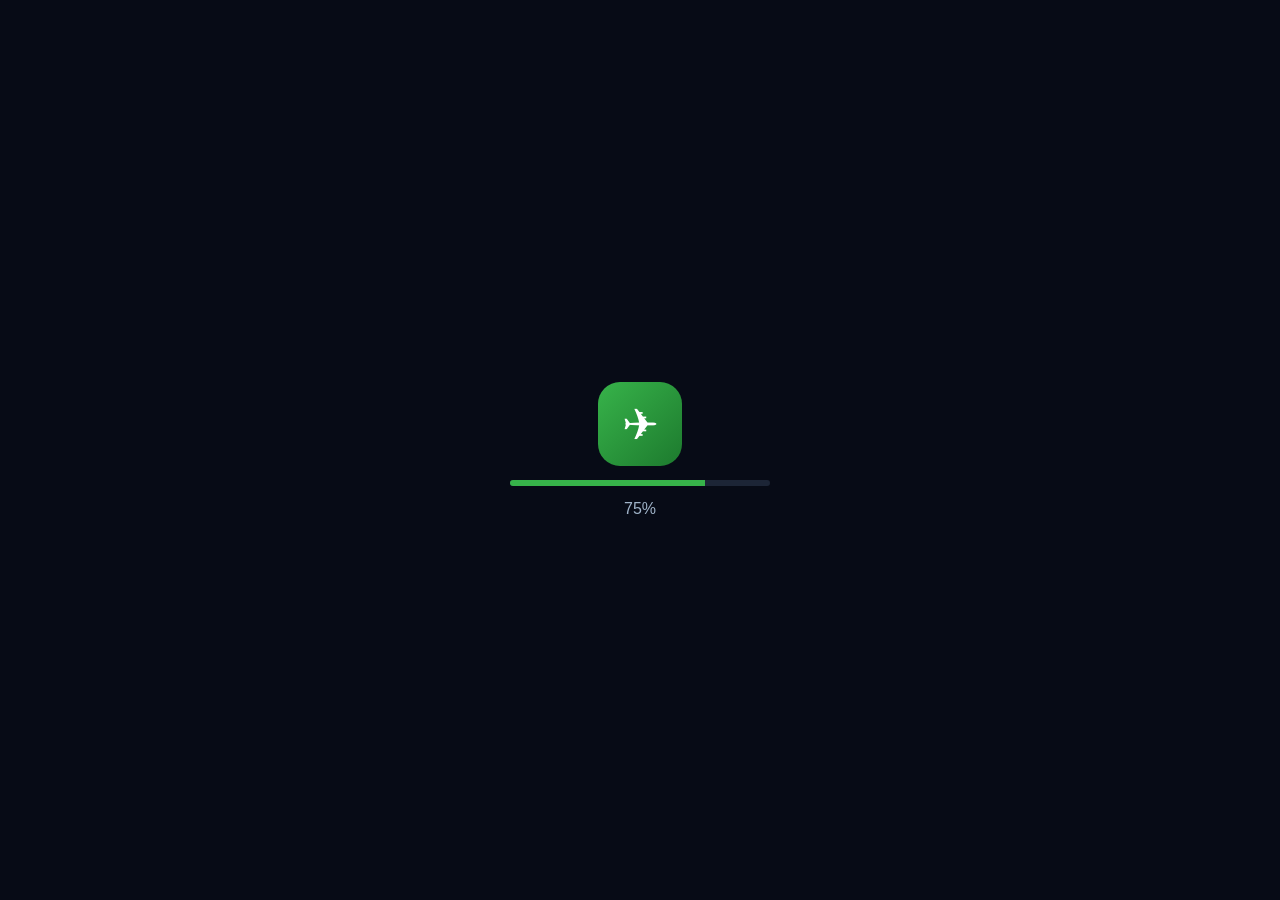
<file: airdroid-web-clone/index.html>
<!DOCTYPE html>
<html lang="id">
<head>
<meta charset="utf-8"/>
<meta name="viewport" content="width=device-width,initial-scale=1"/>
<title>AirDroid Web | Manage your phone on web</title>
<link rel="stylesheet" href="style.css?v=3"/>
</head>
<body class="auth-bg">
<div id="block-loading"><div class="airdroid"></div><div class="block-loading-area"><div class="block-loading-bar" id="boot-bar"></div></div><div class="block-loading-text" id="boot-text">0%</div></div>
<div id="desktop" class="hidden">
<div id="wallpaper"><div class="orb o1"></div><div class="orb o2"></div><div class="orb o3"></div><div class="stars"></div><div id="wall-grid"></div><div id="wall-wave"></div><div id="wall-vig"></div></div>
<div id="topbar"><span class="tb-l">📱 <b id="tb-name">Belum ada perangkat</b></span><input id="search" placeholder="Search"/><span class="tb-r"><span id="tb-conn" class="pill off">● offline</span><a id="btn-dev">Perangkat</a></span></div>
<div id="icons"></div>
<div id="dock"></div>
<div id="dev-panel" class="hidden"><div class="dev-head"><b>Perangkat di jaringan ini</b><span id="dev-x">✕</span></div><div id="dev-list"></div><div class="dev-foot"><p>Buka di HP (satu WiFi):</p><code id="dev-url"></code><p class="hint">Tanpa aplikasi — HP cukup buka link, isi nama, tekan Hubungkan.</p><button class="btn ghost" id="btn-sim">Simulasi HP masuk</button></div></div>
<div id="win" class="hidden"><div id="win-bar"><div class="win-btns"><i class="r"></i><i class="y"></i><i class="g"></i></div><span id="win-title">Files</span><span id="win-x">✕</span></div><div id="win-body"></div></div>
<div id="toast"></div>
</div>
<script src="app.js?v=3"></script>
</body>
</html>
</file>
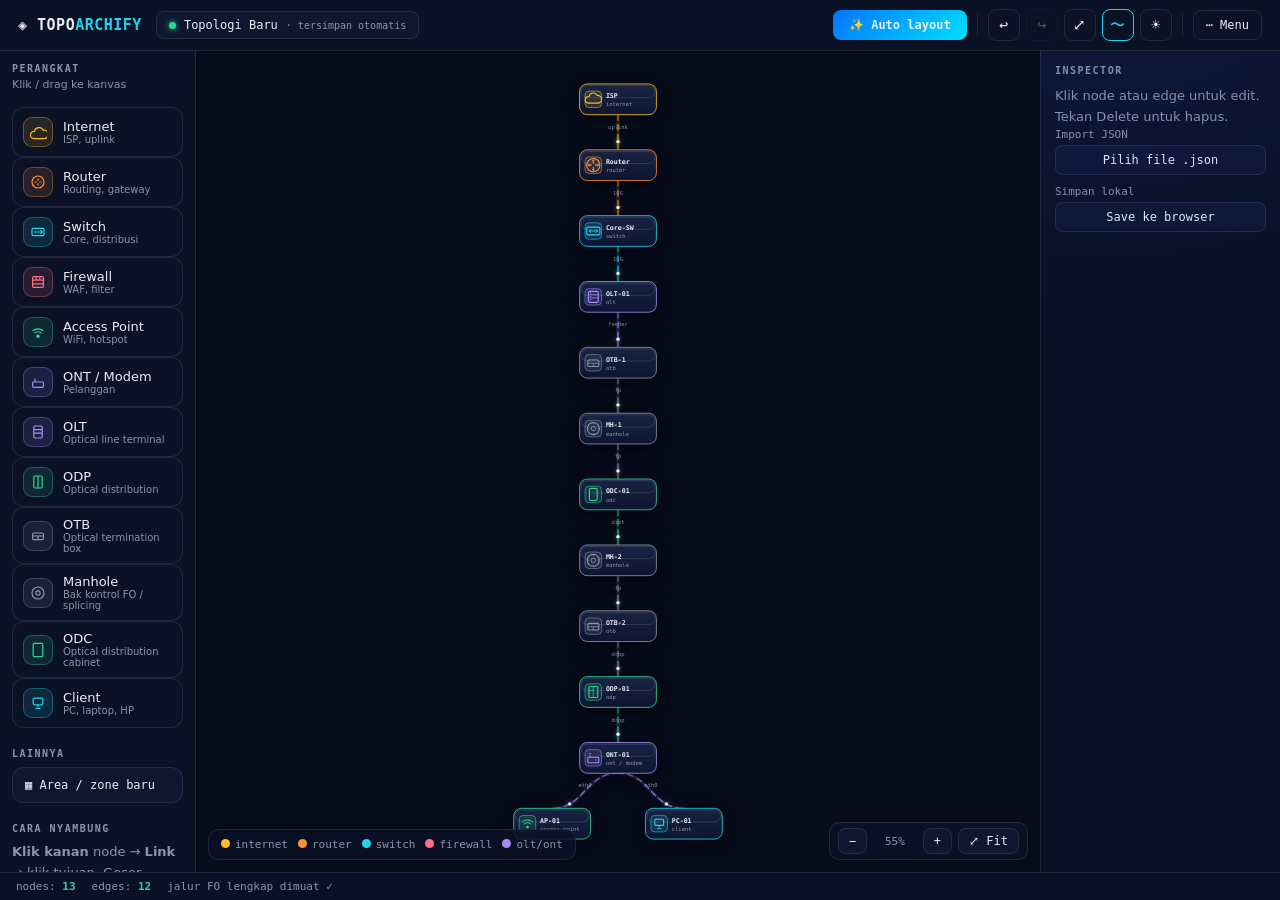
<file: topo-archify/index.html>
<!DOCTYPE html>
<html lang="id">
<head>
<meta charset="UTF-8">
<meta name="viewport" content="width=device-width, initial-scale=1.0">
<title>Topo Archify — Editor Topologi</title>
<style>
:root{
  --bg:#070b1a; --panel:#0b1226; --panel2:#0e1630;
  --line:rgba(255,255,255,.09); --txt:#e8ecf5; --mut:#8b94ad;
  --cyan:#22d3ee; --green:#34d399; --violet:#a78bfa;
  --rose:#fb7185; --amber:#fbbf24; --orange:#fb923c;
  --mono:"JetBrains Mono","Cascadia Code",Consolas,monospace;
  --sans:"Plus Jakarta Sans",system-ui,sans-serif;
}
*{box-sizing:border-box;margin:0;padding:0}
html{-webkit-font-smoothing:antialiased;text-rendering:optimizeLegibility}
body{background:var(--bg);color:var(--txt);font-family:var(--sans);height:100vh;display:flex;flex-direction:column;overflow:hidden}
#cv{width:100%;height:100%;display:block;touch-action:none;shape-rendering:geometricPrecision}
body::before{content:"";position:fixed;inset:0;pointer-events:none;
  background:radial-gradient(600px 400px at 85% -5%,rgba(43,78,255,.12),transparent)}
/* SB Admin 2 light theme */
body.light{--bg:#eef1f6;--panel:#f4f6fa;--panel2:#f4f6fa;--line:#d8dce6;--txt:#5a5c69;--mut:#858796;--cyan:#4e73df;background:#eef1f6}
body.light header,body.light #palette,body.light footer{background:#f4f6fa!important}
body.light #stage{background:#eef1f6}
body.light #insp{background:#f4f6fa}
body.light .docname{background:#e9edf3;color:#5a5c69}
body.light .f input,body.light .f select{background:#e9edf3;color:#5a5c69;border-color:#d1d3e2}
header{display:flex;align-items:center;gap:14px;padding:9px 18px;border-bottom:1px solid var(--line);background:#0b1226;z-index:10}
.logo{font-family:var(--mono);font-weight:800;font-size:15px;letter-spacing:.5px;white-space:nowrap}
.logo b{color:var(--cyan)}
.docname{display:flex;align-items:center;gap:8px;font-family:var(--mono);font-size:12px;color:var(--txt);background:var(--panel2);border:1px solid var(--line);border-radius:8px;padding:6px 12px;cursor:pointer}
.docname:hover{border-color:var(--cyan)}
.docname .dot{width:7px;height:7px;border-radius:50%;background:var(--green);box-shadow:0 0 6px var(--green)}
.docname small{color:var(--mut)}
.hbtns{margin-left:auto;display:flex;gap:6px;align-items:center}
.ibtn{width:32px;height:32px;display:grid;place-items:center;font-size:15px;padding:0;border-radius:8px}
.ibtn:disabled{opacity:.3;cursor:default}
.ibtn:disabled:hover{border-color:var(--line)}
.ibtn.on{border-color:var(--cyan);color:var(--cyan)}
.divider{width:1px;height:22px;background:var(--line);margin:0 4px}
button{font-family:var(--mono);font-size:12px;background:var(--panel2);color:var(--txt);border:1px solid var(--line);border-radius:8px;padding:7px 12px;cursor:pointer;transition:transform .15s,border-color .15s,background .15s}
button:hover{border-color:var(--cyan)}
button:active{transform:scale(.96)}
button.primary{background:linear-gradient(135deg,#0075ff,#00e0ff);border:none;font-weight:700;padding:8px 16px}
button.ghost{background:transparent}
.menuwrap{position:relative}
.menu{position:absolute;right:0;top:38px;background:#0e1630;border:1px solid var(--line);border-radius:12px;padding:5px;min-width:190px;box-shadow:0 12px 40px rgba(0,0,0,.55);display:none;z-index:50}
.menu.open{display:block}
.menu button{display:block;width:100%;text-align:left;border:none;background:none;padding:9px 12px;border-radius:7px}
.menu button:hover{background:rgba(34,211,238,.12)}
.menu .mlabel{font-family:var(--mono);font-size:10px;letter-spacing:1px;color:var(--mut);text-transform:uppercase;padding:7px 12px 3px}
button.primary{background:linear-gradient(135deg,#0075ff,#00e0ff);border:none;font-weight:700}
button:focus-visible{outline:2px solid var(--cyan);outline-offset:2px}
/* layout */
#main{flex:1;display:flex;min-height:0}
/* palette */
  #palette{width:196px;border-right:1px solid var(--line);background:#0b1226;padding:12px;display:flex;flex-direction:column;gap:8px;overflow:auto}
#palette h3{font-family:var(--mono);font-size:10px;letter-spacing:1.5px;color:var(--mut);text-transform:uppercase}
.phint{font-size:11px;color:var(--mut);margin:-4px 0 8px}
.shape{display:flex;align-items:center;gap:10px;padding:9px 10px;border:1px solid var(--line);border-radius:12px;background:var(--panel);cursor:grab;font-size:13px;transition:transform .15s,border-color .15s,background .15s}
.shape:hover{border-color:var(--cyan);transform:translateY(-1px);background:#14204a}
.shape:active{cursor:grabbing;transform:scale(.98)}
.shape small{display:block;font-size:10px;color:var(--mut);font-weight:400}
.shape .ic{width:30px;height:30px;border-radius:9px;display:grid;place-items:center;font-weight:800;font-size:14px;flex:none}
.widebtn{width:100%;text-align:left;padding:10px 12px;border-radius:12px}
/* canvas */
  #stage{flex:1;position:relative;overflow:hidden;background:#070b1a}
#cv{width:100%;height:100%;display:block;touch-action:none}
#cv.grabbing{cursor:grabbing}
/* inspector */
#insp{width:240px;border-left:1px solid var(--line);background:rgba(11,18,38,.85);padding:14px;overflow:auto}
#insp h3{font-family:var(--mono);font-size:10px;letter-spacing:1.5px;color:var(--mut);text-transform:uppercase;margin-bottom:10px}
.f{margin-bottom:10px}
.f label{display:block;font-family:var(--mono);font-size:11px;color:var(--mut);margin-bottom:4px}
.f input,.f select{width:100%;background:var(--panel2);border:1px solid var(--line);color:var(--txt);border-radius:8px;padding:8px;font-family:var(--mono);font-size:12px}
.f input:focus,.f select:focus{outline:2px solid var(--cyan);border-color:transparent}
.empty{color:var(--mut);font-size:13px;line-height:1.6}
/* legend */
#legend{position:absolute;left:12px;bottom:12px;display:flex;gap:10px;background:rgba(11,18,38,.85);border:1px solid var(--line);border-radius:10px;padding:8px 12px;font-family:var(--mono);font-size:11px;color:var(--mut)}
#legend i{width:9px;height:9px;border-radius:50%;display:inline-block;margin-right:5px}
/* statusbar */
footer{display:flex;gap:16px;padding:7px 16px;border-top:1px solid var(--line);font-family:var(--mono);font-size:11px;color:var(--mut);background:rgba(11,18,38,.9)}
footer b{color:var(--green)}
/* node styles in svg */
.node{cursor:grab}
.node rect.body{fill:#101a36;stroke-width:1.5}
.node text{font-family:var(--mono);pointer-events:none}
.node .t{fill:#e8ecf5;font-size:12px;font-weight:700}
.node .s{fill:#8b94ad;font-size:10px}
.node.sel rect.body{stroke:var(--cyan)!important;stroke-dasharray:6 3}
.edge{stroke-width:2.2;fill:none;stroke-linecap:round}
.edge.flow{stroke-dasharray:10 8;animation:flow .7s linear infinite}
.edge-glow{stroke-width:6;fill:none;stroke-linecap:round;opacity:.18;pointer-events:none}
@keyframes flow{to{stroke-dashoffset:-18}}
.node{cursor:grab;will-change:transform;transition:filter .15s}
.node:hover{filter:brightness(1.25)}
.node rect.body{fill:url(#nodeGrad);stroke-width:1.5;filter:drop-shadow(0 6px 18px rgba(0,0,0,.55))}
.node rect.hi{fill:none;stroke:rgba(255,255,255,.22);stroke-width:1;pointer-events:none}
.node text{font-family:var(--mono);pointer-events:none}
.flowdot{pointer-events:none;filter:drop-shadow(0 0 5px currentColor)}
/* area / zone */
.area{cursor:grab}
.area rect.box{fill:rgba(34,211,238,.05);stroke-width:1.5;stroke-dasharray:10 6}
.area text.h{font-family:var(--mono);font-weight:800;fill:#e8ecf5;pointer-events:none;paint-order:stroke;stroke:rgba(7,11,26,.85);stroke-width:4px}
body.light .area text.h{fill:#4e73df;stroke:rgba(255,255,255,.9)}
body.light .area rect.box{fill:rgba(78,115,223,.06)}
.area .rz{fill:#0b1226;stroke:var(--cyan);stroke-width:2;cursor:nwse-resize}
.area.sel rect.box{stroke:var(--cyan)}
@media(prefers-reduced-motion:reduce){.edge.flow{animation:none}.flowdot{display:none}}
.edge-lbl{font-family:var(--mono);font-size:10px;fill:#8b94ad}
.port{fill:#0b1226;stroke:#8b94ad;stroke-width:1.5;cursor:crosshair}
.port:hover{fill:var(--cyan)}
/* zoombar */
#zoombar{position:absolute;right:12px;bottom:12px;display:flex;gap:6px;align-items:center;background:rgba(11,18,38,.9);border:1px solid var(--line);border-radius:10px;padding:5px 8px;font-family:var(--mono);font-size:11px;color:var(--mut)}
#zoombar button{padding:5px 10px}
#zLbl{min-width:44px;text-align:center}
@media(max-width:900px){#palette{display:none}#insp{width:200px}}
/* dropdown klik kanan */
#ctxmenu{position:fixed;z-index:99;display:none;background:#0e1630;border:1px solid var(--line);border-radius:10px;padding:5px;min-width:150px;box-shadow:0 8px 30px rgba(0,0,0,.5)}
#ctxmenu button{display:block;width:100%;text-align:left;border:none;background:none;padding:9px 12px;border-radius:7px}
#ctxmenu button:hover{background:rgba(34,211,238,.15)}
#ctxmenu button.danger:hover{background:rgba(251,113,133,.15);color:#fb7185}
.armed{outline:2px dashed var(--cyan);outline-offset:3px}
</style>
</head>
<body>
<header>
  <div class="logo">◈ TOPO<b>ARCHIFY</b></div>
  <div class="docname" id="docname" title="Klik untuk rename"><span class="dot"></span><span id="docTitle">Topologi Baru</span><small>· tersimpan otomatis</small></div>
  <div class="hbtns">
    <button class="primary" id="bLayout">✨ Auto layout</button>
    <div class="divider"></div>
    <button class="ibtn ghost" id="bUndo" disabled title="Undo (Ctrl+Z)">↩</button>
    <button class="ibtn ghost" id="bRedo" disabled title="Redo (Ctrl+Y)">↪</button>
    <button class="ibtn ghost" id="zFit" title="Fit ke layar">⤢</button>
    <button class="ibtn ghost on" id="bFlow" title="Animasi aliran data">〜</button>
    <button class="ibtn ghost" id="bTheme" title="Mode terang/gelap">☀</button>
    <div class="divider"></div>
    <div class="menuwrap">
      <button class="ghost" id="bMore">⋯ Menu</button>
      <div class="menu" id="menu">
        <div class="mlabel">Tambah</div>
        <button id="bArea">▦ Area baru</button>
        <button id="bMany">＋ 50 node contoh</button>
        <div class="mlabel">File</div>
        <button id="bJson">↓ Export JSON</button>
        <button id="bSvg">↓ Export SVG</button>
        <button id="bPng">↓ Export PNG</button>
        <button id="bClear" style="color:var(--rose)">✕ Hapus semua</button>
      </div>
    </div>
  </div>
</header>
<div id="main">
  <aside id="palette">
    <h3>Perangkat</h3>
    <p class="phint">Klik / drag ke kanvas</p>
    <div id="shapes"></div>
    <h3 style="margin-top:12px">Lainnya</h3>
    <button class="widebtn" id="bArea2">▦ Area / zone baru</button>
    <h3 style="margin-top:12px">Cara nyambung</h3>
    <p class="empty"><b>Klik kanan</b> node → <b>Link</b> → klik tujuan. Geser kanvas: klik kiri area kosong.</p>
  </aside>
  <div id="stage">
    <svg id="cv" aria-label="Kanvas topologi"></svg>
    <div id="zoombar">
      <button id="zOut">−</button><span id="zLbl">100%</span><button id="zIn">+</button>
      <button id="zFit">⤢ Fit</button>
    </div>
    <div id="ctxmenu">
      <button id="ctxLink">🔗 Link…</button>
      <button id="ctxDup">⧉ Duplikat</button>
      <button id="ctxDel" class="danger">✕ Hapus</button>
    </div>
    <div id="legend">
      <span><i style="background:#fbbf24"></i>internet</span>
      <span><i style="background:#fb923c"></i>router</span>
      <span><i style="background:#22d3ee"></i>switch</span>
      <span><i style="background:#fb7185"></i>firewall</span>
      <span><i style="background:#a78bfa"></i>olt/ont</span>
    </div>
  </div>
  <aside id="insp">
    <h3>Inspector</h3>
    <div id="inspBody"><p class="empty">Klik node atau edge untuk edit label, tipe, dan warna. Tekan Delete untuk hapus yang dipilih.</p></div>
  </aside>
</div>
<footer>
  <span>nodes: <b id="stN">0</b></span>
  <span>edges: <b id="stE">0</b></span>
  <span id="stMsg">ready — drag shape dari kiri</span>
</footer>
<input type="file" id="fImport" accept=".json" hidden>
<script>
const ICONS={
 internet:'<path d="M8,26 a6,6 0 0,1 1,-12 a8,8 0 0,1 15,-2 a7,7 0 0,1 2,14 Z"/>',
 router:'<circle cx="15" cy="15" r="10"/><path d="M15,9 v4 M15,17 v4 M9,15 h4 M17,15 h4"/>',
 switch:'<rect x="5" y="9" width="20" height="12" rx="2"/><path d="M8,15 h14 M19,12 l3,3 -3,3"/>',
 firewall:'<rect x="6" y="6" width="18" height="18" rx="2"/><path d="M6,12 h18 M6,18 h18 M12,6 v6 M18,6 v6"/>',
 accesspoint:'<circle cx="15" cy="22" r="2" fill="C"/><path d="M9,17 a9,9 0 0,1 12,0 M6,13 a14,14 0 0,1 18,0"/>',
 ont:'<rect x="6" y="15" width="18" height="9" rx="2"/><path d="M10,15 v-5"/>',
 olt:'<rect x="8" y="5" width="14" height="20" rx="2"/><path d="M8,11 h14 M8,17 h14"/>',
 odp:'<rect x="8" y="5" width="14" height="20" rx="2"/><path d="M15,5 v20"/>',
 otb:'<rect x="6" y="10" width="18" height="11" rx="2"/><path d="M6,15 h18 M15,15 v7"/>',
  odc:'<rect x="7" y="4" width="16" height="22" rx="2"/>',
 manhole:'<circle cx="15" cy="15" r="10"/><circle cx="15" cy="15" r="3.5"/>',
 client:'<rect x="7" y="7" width="16" height="11" rx="2"/><path d="M15,18 v4 M11,24 h8"/>'};
const TYPES={
 internet:{label:"Internet",desc:"ISP, uplink",c:"#fbbf24",shape:"box"},
 router:{label:"Router",desc:"Routing, gateway",c:"#fb923c",shape:"box"},
 switch:{label:"Switch",desc:"Core, distribusi",c:"#22d3ee",shape:"box"},
 firewall:{label:"Firewall",desc:"WAF, filter",c:"#fb7185",shape:"box"},
 accesspoint:{label:"Access Point",desc:"WiFi, hotspot",c:"#34d399",shape:"box"},
 ont:{label:"ONT / Modem",desc:"Pelanggan",c:"#a78bfa",shape:"box"},
 olt:{label:"OLT",desc:"Optical line terminal",c:"#a78bfa",shape:"box"},
 odp:{label:"ODP",desc:"Optical distribution",c:"#34d399",shape:"box"},
 otb:{label:"OTB",desc:"Optical termination box",c:"#8b94ad",shape:"box"},
 manhole:{label:"Manhole",desc:"Bak kontrol FO / splicing",c:"#8b94ad",shape:"box"},
  odc:{label:"ODC",desc:"Optical distribution cabinet",c:"#34d399",shape:"box"},
 client:{label:"Client",desc:"PC, laptop, HP",c:"#22d3ee",shape:"box"}};
let nodes=[],edges=[],seq=1,sel=null;
let areas=[],areaSeq=1;
// undo/redo: snapshot JSON tiap aksi
let undoStack=[],redoStack=[];
function snap(){return JSON.stringify({nodes,edges,areas,seq,areaSeq});}
function pushUndo(){undoStack.push(snap());if(undoStack.length>100)undoStack.shift();redoStack=[];updateUR();}
function doUndo(){if(!undoStack.length)return;redoStack.push(snap());
  const d=JSON.parse(undoStack.pop());nodes=d.nodes;edges=d.edges;areas=d.areas||[];seq=d.seq;areaSeq=d.areaSeq||1;syncIds();sel=null;pendingLink=null;render();updateUR();msg("undo ✓");}
function doRedo(){if(!redoStack.length)return;undoStack.push(snap());
  const d=JSON.parse(redoStack.pop());nodes=d.nodes;edges=d.edges;areas=d.areas||[];seq=d.seq;areaSeq=d.areaSeq||1;syncIds();sel=null;pendingLink=null;render();updateUR();msg("redo ✓");}
function updateUR(){document.getElementById("bUndo").disabled=!undoStack.length;document.getElementById("bRedo").disabled=!redoStack.length;}
const nodesById={};
function syncIds(){for(const k in nodesById)delete nodesById[k];nodes.forEach(n=>nodesById[n.id]=n);}
const cv=document.getElementById("cv"),NS="http://www.w3.org/2000/svg";
const stageEl=document.getElementById("stage");
// kamera: pan + zoom, viewBox dikontrol manual
let cam={x:0,y:0,z:1};
const W=()=>stageEl.clientWidth||800,H=()=>stageEl.clientHeight||600;
function applyCam(){cv.setAttribute("viewBox",`${cam.x} ${cam.y} ${W()/cam.z} ${H()/cam.z}`);
  document.getElementById("zLbl").textContent=Math.round(cam.z*100)+"%";}
function fitView(pad=60){
  if(!nodes.length){cam={x:0,y:0,z:1};applyCam();return;}
  let x0=1e9,y0=1e9,x1=-1e9,y1=-1e9;
  nodes.forEach(n=>{x0=Math.min(x0,n.x);y0=Math.min(y0,n.y);x1=Math.max(x1,n.x+140);y1=Math.max(y1,n.y+56);});
  const bw=(x1-x0)+pad*2,bh=(y1-y0)+pad*2;
  const w=W(),h=H();
  const tz=Math.min(w/Math.max(bw,1),h/Math.max(bh,1),2);
  const tx=(x0+x1)/2-(w/tz)/2, ty=(y0+y1)/2-(h/tz)/2;
  // animasi kamera 300ms biar smooth
  const sx=cam.x,sy=cam.y,sz=cam.z,t0=performance.now();
  cancelAnimationFrame(fitView._raf);
  const anim=t=>{
    const k=Math.min(1,(t-t0)/300),e=1-Math.pow(1-k,3);
    cam.x=sx+(tx-sx)*e;cam.y=sy+(ty-sy)*e;cam.z=sz+(tz-sz)*e;
    applyCam();
    if(k<1)fitView._raf=requestAnimationFrame(anim);
  };
  fitView._raf=requestAnimationFrame(anim);}
// palette
const sh=document.getElementById("shapes");
Object.entries(TYPES).forEach(([k,v])=>{
  const d=document.createElement("div");d.className="shape";d.draggable=true;
  const svg=`<svg width="18" height="18" viewBox="0 0 30 30" fill="none" stroke="${v.c}" stroke-width="2">${(ICONS[k]||"").replaceAll("C",v.c)}</svg>`;
  d.innerHTML=`<span class="ic" style="background:${v.c}1f;border:1px solid ${v.c}55">${svg}</span><span>${v.label}<small>${v.desc}</small></span>`;
  d.ondragstart=e=>e.dataTransfer.setData("text/plain",k);
  sh.appendChild(d);
});
document.getElementById("bArea2").onclick=()=>document.getElementById("bArea").click();
const stage=document.getElementById("stage");
stage.ondragover=e=>e.preventDefault();
stage.ondrop=e=>{e.preventDefault();const t=e.dataTransfer.getData("text/plain");if(!TYPES[t])return;
  const r=cv.getBoundingClientRect();
  const wx=cam.x+(e.clientX-r.left)/cam.z, wy=cam.y+(e.clientY-r.top)/cam.z;
  addNode(t,wx-70,wy-28);};
// pan: drag kanvas kosong pakai klik kiri + zoom: ctrl+scroll / tombol
let panning=null;
cv.addEventListener("pointerdown",e=>{
  if(e.target!==cv||e.button!==0)return;
  panning={sx:e.clientX,sy:e.clientY,ox:cam.x,oy:cam.y};
  try{cv.setPointerCapture(e.pointerId);}catch{}
});
cv.addEventListener("contextmenu",e=>{if(e.target===cv)e.preventDefault();});
cv.addEventListener("pointermove",e=>{
  if(!panning)return;
  cam.x=panning.ox-(e.clientX-panning.sx)/cam.z;
  cam.y=panning.oy-(e.clientY-panning.sy)/cam.z;
  applyCam();
});
cv.addEventListener("pointerup",()=>panning=null);
cv.addEventListener("pointercancel",()=>panning=null);
let wheelRaf=0,wheelTarget=1;
cv.addEventListener("wheel",e=>{
  e.preventDefault();
  wheelTarget=Math.min(4,Math.max(.15,wheelTarget*(e.deltaY<0?1.15:1/1.15)));
  if(wheelRaf)return;
  const r=cv.getBoundingClientRect();
  const cx=e.clientX-r.left,cy=e.clientY-r.top;
  const tick=()=>{
    wheelRaf=0;
    const mx=cam.x+cx/cam.z, my=cam.y+cy/cam.z;
    cam.z+=(wheelTarget-cam.z)*.25;
    if(Math.abs(wheelTarget-cam.z)<.001)cam.z=wheelTarget;
    else wheelRaf=requestAnimationFrame(tick);
    cam.x=mx-cx/cam.z; cam.y=my-cy/cam.z;
    applyCam();
  };
  wheelRaf=requestAnimationFrame(tick);
},{passive:false});
document.getElementById("zIn").onclick=()=>{cam.z=Math.min(3,cam.z*1.2);applyCam();};
document.getElementById("zOut").onclick=()=>{cam.z=Math.max(.2,cam.z/1.2);applyCam();};
document.querySelectorAll("#zFit").forEach(b=>b.onclick=()=>fitView());
function addNode(type,x,y,label){
  pushUndo();
  const n={id:"n"+(seq++),type,x,y,label:label||TYPES[type].label+" "+(seq-1),sub:TYPES[type].label.toLowerCase()};
  nodes.push(n);nodesById[n.id]=n;render();return n;}
function addEdge(a,b,label){pushUndo();edges.push({id:"e"+Date.now()+Math.floor(Math.random()*99),a,b,label:label||""});render();}
function delNode(id){pushUndo();nodes=nodes.filter(x=>x.id!==id);delete nodesById[id];edges=edges.filter(x=>x.a!==id&&x.b!==id);sel=null;render();}
function resetAll(){pushUndo();nodes=[];edges=[];areas=[];for(const k in nodesById)delete nodesById[k];sel=null;pendingLink=null;render();}
function loadData(d){pushUndo();nodes=d.nodes||[];edges=d.edges||[];areas=d.areas||[];syncIds();seq=nodes.length+1;areaSeq=(d.areaSeq||areas.length+1);fitView();}
function el(tag,at){const e=document.createElementNS(NS,tag);for(const k in at)e.setAttribute(k,at[k]);return e;}
function nodeIcon(g,type,c){
  // ikon standar topologi, digambar di kotak 30x30 posisi (10,13)
  const X=10,Y=13;
  const s=(t,at)=>{const e=el(t,at);g.appendChild(e);return e;};
  if(type==="router"){ // lingkaran + 4 panah
    s("circle",{cx:X+15,cy:Y+15,r:12,fill:"none",stroke:c,"stroke-width":2});
    s("path",{d:`M${X+15},${Y+6} v6 M${X+15},${Y+18} v6 M${X+6},${Y+15} h6 M${X+18},${Y+15} h6`,stroke:c,"stroke-width":2,fill:"none"});
    s("path",{d:`M${X+13},${Y+8} l2,-3 2,3 M${X+13},${Y+22} l2,3 2,-3 M${X+8},${Y+13} l-3,2 3,2 M${X+22},${Y+13} l3,2 -3,2`,stroke:c,"stroke-width":1.6,fill:"none"});
  }else if(type==="switch"){ // kotak + panah bolak-balik
    s("rect",{x:X+3,y:Y+8,width:24,height:14,rx:2,fill:"none",stroke:c,"stroke-width":2});
    s("path",{d:`M${X+7},${Y+15} h16 M${X+19},${Y+12} l4,3 -4,3 M${X+11},${Y+12} l-4,3 4,3`,stroke:c,"stroke-width":1.6,fill:"none"});
  }else if(type==="firewall"){ // tembok bata
    s("rect",{x:X+4,y:Y+6,width:22,height:18,rx:2,fill:"none",stroke:c,"stroke-width":2});
    s("path",{d:`M${X+4},${Y+12} h22 M${X+4},${Y+18} h22 M${X+11},${Y+6} v6 M${X+19},${Y+6} v6 M${X+15},${Y+12} v6 M${X+7},${Y+18} v6 M${X+23},${Y+18} v6`,stroke:c,"stroke-width":1.2});
  }else if(type==="accesspoint"){ // titik + gelombang
    s("circle",{cx:X+15,cy:Y+21,r:2.5,fill:c});
    s("path",{d:`M${X+8},${Y+16} a10,10 0 0,1 14,0 M${X+5},${Y+12} a15,15 0 0,1 20,0`,stroke:c,"stroke-width":1.8,fill:"none"});
  }else if(type==="internet"){ // awan
    s("path",{d:`M${X+6},${Y+22} a6,6 0 0,1 1,-12 a8,8 0 0,1 15,-2 a7,7 0 0,1 2,14 Z`,fill:"none",stroke:c,"stroke-width":2});
  }else if(type==="olt"){ // rack + slot
    s("rect",{x:X+6,y:Y+5,width:18,height:20,rx:2,fill:"none",stroke:c,"stroke-width":2});
    s("path",{d:`M${X+6},${Y+11} h18 M${X+6},${Y+17} h18`,stroke:c,"stroke-width":1.4});
    s("circle",{cx:X+10,cy:Y+8,r:1.2,fill:c});s("circle",{cx:X+10,cy:Y+14,r:1.2,fill:c});s("circle",{cx:X+10,cy:Y+20,r:1.2,fill:c});
  }else if(type==="odp"){ // kotak + pintu splitter
    s("rect",{x:X+7,y:Y+5,width:16,height:20,rx:2,fill:"none",stroke:c,"stroke-width":2});
    s("path",{d:`M${X+15},${Y+5} v20 M${X+7},${Y+12} h8`,stroke:c,"stroke-width":1.4});
  }else if(type==="ont"){ // modem + antena sinyal
    s("rect",{x:X+5,y:Y+14,width:20,height:10,rx:2,fill:"none",stroke:c,"stroke-width":2});
    s("path",{d:`M${X+9},${Y+14} v-5 M${X+9},${Y+6} l-2,2 M${X+9},${Y+6} l2,2`,stroke:c,"stroke-width":1.4,fill:"none"});
    s("circle",{cx:X+20,cy:Y+19,r:1.4,fill:c});
  }else if(type==="otb"){ // terminal box + kabel
    s("rect",{x:X+5,y:Y+10,width:20,height:12,rx:2,fill:"none",stroke:c,"stroke-width":2});
    s("path",{d:`M${X+5},${Y+16} h20 M${X+15},${Y+16} v6`,stroke:c,"stroke-width":1.4});
  }else if(type==="odc"){ // cabinet: kotak tinggi polos
    s("rect",{x:X+8,y:Y+4,width:14,height:22,rx:2,fill:"none",stroke:c,"stroke-width":2});
  }else if(type==="manhole"){ // tutup got: lingkaran + lubang
    s("circle",{cx:X+15,cy:Y+15,r:11,fill:"none",stroke:c,"stroke-width":2});
    s("circle",{cx:X+15,cy:Y+15,r:4,fill:"none",stroke:c,"stroke-width":1.6});
    s("path",{d:`M${X+15},${Y+4} v3 M${X+15},${Y+23} v3 M${X+4},${Y+15} h3 M${X+23},${Y+15} h3`,stroke:c,"stroke-width":1.4});
  }else if(type==="client"){ // monitor + stand
    s("rect",{x:X+7,y:Y+7,width:16,height:11,rx:1.5,fill:"none",stroke:c,"stroke-width":2});
    s("path",{d:`M${X+15},${Y+18} v4 M${X+11},${Y+24} h8`,stroke:c,"stroke-width":1.8});
  }else{ // default: kotak + panah
    s("rect",{x:X+6,y:Y+9,width:18,height:12,rx:2,fill:"none",stroke:c,"stroke-width":2});
    s("path",{d:`M${X+10},${Y+15} h10 M${X+17},${Y+12} l3,3 -3,3`,stroke:c,"stroke-width":1.6,fill:"none"});
  }
}
function render(){
  applyCam();
  cv.innerHTML="";
  // defs: gradient body node + glow filter
  const defs=el("defs",{});
  defs.innerHTML=`<linearGradient id="nodeGrad" x1="0" y1="0" x2="0" y2="1">
    <stop offset="0" stop-color="#182444"/><stop offset="1" stop-color="#0d1530"/></linearGradient>
    <radialGradient id="dotGrad" cx=".35" cy=".3" r="1">
    <stop offset="0" stop-color="#fff"/><stop offset=".4" stop-color="currentColor" stop-opacity=".9"/><stop offset="1" stop-color="currentColor" stop-opacity="0"/></radialGradient>`;
  cv.appendChild(defs);
  // edges (under)
  // areas (paling bawah)
  areas.forEach(a=>{
    const g=el("g",{class:"area"+(sel&&sel.id===a.id?" sel":""),transform:`translate(${a.x},${a.y})`,"data-id":a.id});
    g.appendChild(el("rect",{class:"box",width:a.w,height:a.h,rx:14,stroke:a.color||"#22d3ee"}));
    const t=el("text",{class:"h",x:16,y:-10,"font-size":a.fs||13});t.textContent="▦ "+a.label.toUpperCase();g.appendChild(t);
    const rz=el("rect",{class:"rz",x:a.w-9,y:a.h-9,width:18,height:18,rx:5});g.appendChild(rz);
    rz.onpointerdown=ev=>{ev.stopPropagation();ev.preventDefault();startResize(ev,a);};
    g.onpointerdown=ev=>{ev.stopPropagation();if(ev.button===0)startAreaDrag(ev,a,g);};
    g.onclick=ev=>{ev.stopPropagation();select("area",a.id);};
    cv.appendChild(g);
  });
  // kabel digambar ulang tiap drag selesai -> id path perlu stabil
  function paintEdge(e){
    const a=nodesById[e.a],b=nodesById[e.b];if(!a||!b)return;
    const r=edgeD(a,b),col=TYPES[a.type].c;
    const g0=el("path",{d:r.d,class:"edge-glow",stroke:col,"data-id":e.id+"-g"});
    cv.appendChild(g0);
    const p=el("path",{id:e.id,d:r.d,class:flowOn?"edge flow":"edge",stroke:col,"stroke-opacity":.9,"data-id":e.id});
    p.style.cursor="pointer";
    p.onclick=ev=>{ev.stopPropagation();select("edge",e.id);};
    cv.appendChild(p);
    if(e.label){const t=el("text",{x:r.mx,y:r.my,class:"edge-lbl","text-anchor":"middle","data-id":e.id});t.textContent=e.label;cv.appendChild(t);}
    if(flowOn){
      const dot=el("circle",{r:3.2,class:"flowdot",fill:"#fff",style:`color:${col}`});
      const anim=document.createElementNS(NS,"animateMotion");
      anim.setAttribute("dur",(1.2+((e.id.charCodeAt(2)||5)%10)/10)+"s");
      anim.setAttribute("repeatCount","indefinite");
      const mp=document.createElementNS(NS,"mpath");
      mp.setAttribute("href","#"+e.id);
      anim.appendChild(mp);dot.appendChild(anim);cv.appendChild(dot);
    }
  }
  edges.forEach(paintEdge);
  // nodes — semua kotak seragam
  nodes.forEach(n=>{
    const c=TYPES[n.type].c;
    const g=el("g",{class:"node"+(sel&&sel.id===n.id?" sel":""),transform:`translate(${n.x},${n.y})`,"data-id":n.id});
    g.appendChild(el("rect",{class:"body",width:140,height:56,rx:14,stroke:c,fill:"url(#nodeGrad)"}));
    g.appendChild(el("rect",{class:"hi",x:3,y:3,width:134,height:22,rx:11}));
    const ic=el("rect",{x:10,y:13,width:30,height:30,rx:7,fill:c+"22",stroke:c});g.appendChild(ic);
    nodeIcon(g,n.type,c);
    const it=el("text",{x:25,y:34,class:"s","text-anchor":"middle",fill:c});it.textContent=TYPES[n.type].icon;g.appendChild(it);
    const t1=el("text",{x:48,y:26,class:"t"});t1.textContent=n.label.slice(0,16);g.appendChild(t1);
    const t2=el("text",{x:48,y:41,class:"s"});t2.textContent=n.sub||"";g.appendChild(t2);
    const dot=el("circle",{class:"port",cx:140,cy:28,r:6});g.appendChild(dot);
    dot.style.display="none";
    g.onpointerdown=ev=>{ev.stopPropagation();if(ev.button===0)startDrag(ev,n,g);};
    g.oncontextmenu=ev=>{ev.preventDefault();ev.stopPropagation();openMenu(ev,n);};
    g.onclick=ev=>{ev.stopPropagation();
      if(pendingLink&&pendingLink!==n.id){/* ditangani di pointerup drag */}
      else if(!pendingLink)select("node",n.id);};
    cv.appendChild(g);
  });
  document.getElementById("stN").textContent=nodes.length;
  document.getElementById("stE").textContent=edges.length;
  renderInspector();
}
function msg(t){document.getElementById("stMsg").textContent=t;}
// (select didefinisikan di blok klik-kanan di bawah)
// klik kanan -> dropdown Link -> klik node tujuan
let pendingLink=null;
const ctxmenu=document.getElementById("ctxmenu");
let ctxNode=null;
function openMenu(ev,n){
  ctxNode=n;select("node",n.id);
  ctxmenu.style.display="block";
  ctxmenu.style.left=Math.min(ev.clientX,innerWidth-170)+"px";
  ctxmenu.style.top=Math.min(ev.clientY,innerHeight-140)+"px";
}
document.addEventListener("click",()=>ctxmenu.style.display="none");
cv.addEventListener("contextmenu",e=>{if(e.target===cv)e.preventDefault();});
document.getElementById("ctxLink").onclick=e=>{e.stopPropagation();ctxmenu.style.display="none";
  pendingLink=ctxNode.id;clearArmed();
  const g=cv.querySelector(`g[data-id="${ctxNode.id}"]`);if(g)g.classList.add("armed");
  msg("klik node tujuan untuk "+ctxNode.label);};
document.getElementById("ctxDup").onclick=e=>{e.stopPropagation();ctxmenu.style.display="none";
  addNode(ctxNode.type,ctxNode.x+30,ctxNode.y+30,ctxNode.label+" copy");};
document.getElementById("ctxDel").onclick=e=>{e.stopPropagation();ctxmenu.style.display="none";
  nodes=nodes.filter(x=>x.id!==ctxNode.id);delete nodesById[ctxNode.id];edges=edges.filter(x=>x.a!==ctxNode.id&&x.b!==ctxNode.id);sel=null;render();};
function clearArmed(){cv.querySelectorAll("g.armed").forEach(g=>g.classList.remove("armed"));}
function select(kind,id){sel={kind,id};if(!pendingLink)render();else renderInspector();}
function startWire(){}
// --- area: drag + resize ---
function startAreaDrag(ev,a,g){
  sel={kind:"area",id:a.id};renderInspector();
  const sx=ev.clientX,sy=ev.clientY,ox=a.x,oy=a.y;
  let moved=false,raf=0,px=ox,py=oy;
  const apply=()=>{raf=0;a.x=px;a.y=py;
    g.setAttribute("transform",`translate(${a.x.toFixed(1)},${a.y.toFixed(1)})`);};
  const mv=e=>{if(Math.hypot(e.clientX-sx,e.clientY-sy)>4)moved=true;
    if(!moved)return;
    px=ox+(e.clientX-sx)/cam.z;py=oy+(e.clientY-sy)/cam.z;
    if(!raf)raf=requestAnimationFrame(apply);};
  const up=()=>{window.removeEventListener("pointermove",mv);window.removeEventListener("pointerup",up);
    if(raf)cancelAnimationFrame(raf);
    if(moved){pushUndo();a.x=px;a.y=py;render();}};
  window.addEventListener("pointermove",mv);window.addEventListener("pointerup",up);
}
function startResize(ev,a){
  const sx=ev.clientX,sy=ev.clientY,ow=a.w,oh=a.h;
  let raf=0;
  const mv=e=>{
    if(raf)return;
    raf=requestAnimationFrame(()=>{raf=0;
      a.w=Math.max(200,ow+(e.clientX-sx)/cam.z);
      a.h=Math.max(120,oh+(e.clientY-sy)/cam.z);
      render();});
  };
  const up=()=>{window.removeEventListener("pointermove",mv);window.removeEventListener("pointerup",up);
    pushUndo();render();};
  window.addEventListener("pointermove",mv);window.addEventListener("pointerup",up);
}
let drag=null,edgeCache=[];
function edgeD(a,b){
  // tempel ke sisi terdekat: kanan/kiri/atas/bawah (bukan satu titik)
  const W2=140,H2=56;
  const ax=a.x+70,ay=a.y+28,bx=b.x+70,by=b.y+28;
  const dx=bx-ax,dy=by-ay;
  let x1,y1,x2,y2;
  if(Math.abs(dx)>Math.abs(dy)*1.4){ // horizontal dominan
    if(dx>0){x1=a.x+W2;y1=ay;x2=b.x;y2=by;}else{x1=a.x;y1=ay;x2=b.x+W2;y2=by;}
  }else{ // vertikal dominan
    if(dy>0){x1=ax;y1=a.y+H2;x2=bx;y2=b.y;}else{x1=ax;y1=a.y;x2=bx;y2=b.y+H2;}
  }
  const mx=(x1+x2)/2;
  return {d:`M${x1},${y1} C${mx},${y1} ${mx},${y2} ${x2},${y2}`,mx,my:(y1+y2)/2-6};}
function startDrag(ev,n,g){
  // jangan render di sini — g lagi dipegang, render bikin node basi & delay
  sel={kind:"node",id:n.id};
  cv.querySelectorAll("g.node.sel").forEach(x=>x.classList.remove("sel"));
  g.classList.add("sel");
  renderInspector();
  document.getElementById("stN").textContent=nodes.length;
  document.getElementById("stE").textContent=edges.length;
  const sx=ev.clientX,sy=ev.clientY,ox=n.x,oy=n.y;
  let moved=false,raf=0,px=ox,py=oy;
  // cache path + label kabel yg nyambung node ini
  const wired=[];
  edges.forEach(ed=>{if(ed.a!==n.id&&ed.b!==n.id)return;
    wired.push({ed,
      p:cv.querySelector(`path[data-id="${ed.id}"]`),
      t:cv.querySelector(`text[data-id="${ed.id}"]`)});});
  const apply=()=>{
    raf=0;
    n.x=px;n.y=py;
    g.setAttribute("transform",`translate(${n.x.toFixed(1)},${n.y.toFixed(1)})`);
    for(const w of wired){
      const a=nodesById[w.ed.a],b=nodesById[w.ed.b];if(!a||!b)continue;
      const r=edgeD(a,b);
      if(w.p)w.p.setAttribute("d",r.d);
      if(w.t){w.t.setAttribute("x",r.mx);w.t.setAttribute("y",r.my);}
    }};
  const mv=e=>{if(Math.hypot(e.clientX-sx,e.clientY-sy)>4)moved=true;
    if(!moved)return;
    px=ox+(e.clientX-sx)/cam.z;py=oy+(e.clientY-sy)/cam.z;
    if(!raf)raf=requestAnimationFrame(apply);};
  const up=e=>{window.removeEventListener("pointermove",mv);window.removeEventListener("pointerup",up);
    if(raf)cancelAnimationFrame(raf);
    if(moved){pushUndo();n.x=px;n.y=py;render();}
    else if(pendingLink){ // klik tanpa geser = pilih target link
      if(pendingLink!==n.id){addEdge(pendingLink,n.id);pendingLink=null;clearArmed();msg("kabel nyambung ✓");}
      else{pendingLink=null;clearArmed();render();}
    }};
  window.addEventListener("pointermove",mv);window.addEventListener("pointerup",up);
}
cv.onclick=()=>{sel=null;render();};
document.onkeydown=e=>{
  if((e.key==="Delete"||e.key==="Backspace")&&sel&&document.activeElement.tagName!=="INPUT"){
    if(sel.kind==="node"){delNode(sel.id);}
    else if(sel.kind==="area"){pushUndo();areas=areas.filter(x=>x.id!==sel.id);}
    else edges=edges.filter(x=>x.id!==sel.id);
    sel=null;render();}
};
// inspector
function renderInspector(){
  const b=document.getElementById("inspBody");
  if(!sel){b.innerHTML=`<p class="empty">Klik node atau edge untuk edit. Tekan Delete untuk hapus.</p>
    <div class="f"><label>Import JSON</label><button id="bImp2" style="width:100%">Pilih file .json</button></div>
    <div class="f"><label>Simpan lokal</label><button id="bSave" style="width:100%">Save ke browser</button></div>`;
    const i2=document.getElementById("bImp2");if(i2)i2.onclick=()=>document.getElementById("fImport").click();
    const sv=document.getElementById("bSave");if(sv)sv.onclick=save;
    return;}
  if(sel.kind==="node"){
    const n=nodes.find(x=>x.id===sel.id);if(!n){sel=null;render();return;}
    b.innerHTML=`<div class="f"><label>Label</label><input id="iL" value="${n.label}"></div>
    <div class="f"><label>Sublabel</label><input id="iS" value="${n.sub||""}"></div>
    <div class="f"><label>Tipe (warna Archify)</label><select id="iT">${Object.entries(TYPES).map(([k,v])=>`<option value="${k}" ${k===n.type?"selected":""}>${v.label}</option>`).join("")}</select></div>
    <button id="iDel" style="width:100%;border-color:var(--rose);color:var(--rose)">Hapus node</button>`;
    document.getElementById("iL").oninput=e=>{n.label=e.target.value;render();keepFocus("iL");};
    document.getElementById("iS").oninput=e=>{n.sub=e.target.value;render();keepFocus("iS");};
    document.getElementById("iL").onfocus=e=>e.target.dataset.v=e.target.value;
    document.getElementById("iL").onblur=e=>{if(e.target.value!==e.target.dataset.v)pushUndo();};
    document.getElementById("iS").onfocus=e=>e.target.dataset.v=e.target.value;
    document.getElementById("iS").onblur=e=>{if(e.target.value!==e.target.dataset.v)pushUndo();};
    document.getElementById("iT").onchange=e=>{pushUndo();n.type=e.target.value;render();};
    document.getElementById("iDel").onclick=()=>delNode(n.id);
  }else if(sel.kind==="area"){
    const a=areas.find(x=>x.id===sel.id);if(!a){sel=null;render();return;}
    const colors=[["Cyan","#22d3ee"],["Hijau","#34d399"],["Ungu","#a78bfa"],["Merah","#fb7185"],["Kuning","#fbbf24"],["Oranye","#fb923c"]];
    b.innerHTML=`<div class="f"><label>Nama area</label><input id="iA" value="${a.label}"></div>
    <div class="f"><label>Ukuran tulisan (<span id="iASV">${a.fs||13}px</span>)</label><input id="iAS" type="range" min="10" max="28" value="${a.fs||13}" style="padding:0"></div>
    <div class="f"><label>Warna garis</label><select id="iAC">
      ${colors.map(([nm,c])=>`<option value="${c}" ${c===a.color?"selected":""}>${nm}</option>`).join("")}</select></div>
    <button id="iDel3" style="width:100%;border-color:var(--rose);color:var(--rose)">Hapus area</button>`;
    document.getElementById("iA").oninput=e=>{a.label=e.target.value;render();keepFocus("iA");};
    const slider=document.getElementById("iAS"),slbl=document.getElementById("iASV");
    slider.oninput=e=>{a.fs=+e.target.value;slbl.textContent=a.fs+"px";
      const t=cv.querySelector(`g[data-id="${a.id}"] text.h`);
      if(t)t.setAttribute("font-size",a.fs);};
    slider.onchange=()=>pushUndo();
    document.getElementById("iAC").onchange=e=>{pushUndo();a.color=e.target.value;render();};
    document.getElementById("iDel3").onclick=()=>{pushUndo();areas=areas.filter(x=>x.id!==a.id);sel=null;render();};
  }else{
    const e2=edges.find(x=>x.id===sel.id);if(!e2){sel=null;render();return;}
    b.innerHTML=`<div class="f"><label>Label edge</label><input id="iE" value="${e2.label||""}"></div>
    <button id="iDel2" style="width:100%;border-color:var(--rose);color:var(--rose)">Hapus edge</button>`;
    document.getElementById("iE").oninput=e=>{e2.label=e.target.value;render();keepFocus("iE");};
    document.getElementById("iDel2").onclick=()=>{edges=edges.filter(x=>x.id!==e2.id);sel=null;render();};
  }
}
function keepFocus(id){const i=document.getElementById(id);if(i){i.focus();i.setSelectionRange(i.value.length,i.value.length);}}
// toolbar
document.getElementById("bUndo").onclick=doUndo;
document.getElementById("bRedo").onclick=doRedo;
document.getElementById("bArea").onclick=()=>{
  pushUndo();
  const w=W()/cam.z,h=H()/cam.z;
  const a={id:"a"+(areaSeq++),label:"Area "+(areaSeq-1),
    x:cam.x+w/2-220,y:cam.y+h/2-140,w:440,h:280,color:"#22d3ee"};
  areas.push(a);select("area",a.id);msg("area dibuat — tarik kotak kecil buat resize");};
let flowOn=true;
document.getElementById("bFlow").onclick=e=>{
  flowOn=!flowOn;
  render();
  e.currentTarget.classList.toggle("on",flowOn);
  msg(flowOn?"animasi nyala":"animasi mati");};
// tema SB Admin 2 light
if(localStorage.getItem("topo-theme")==="light")document.body.classList.add("light");
document.getElementById("bTheme").onclick=e=>{
  const light=document.body.classList.toggle("light");
  localStorage.setItem("topo-theme",light?"light":"dark");
  e.currentTarget.textContent=light?"🌙":"☀";
  msg(light?"mode terang SB Admin 2":"mode gelap");
};
if(localStorage.getItem("topo-theme")==="light")document.getElementById("bTheme").textContent="🌙";
// menu ⋯ + rename dokumen
document.getElementById("bMore").onclick=e=>{e.stopPropagation();document.getElementById("menu").classList.toggle("open");};
document.addEventListener("click",e=>{if(!e.target.closest(".menuwrap"))document.getElementById("menu").classList.remove("open");});
let docTitle=localStorage.getItem("topo-title")||"Topologi Baru";
document.getElementById("docTitle").textContent=docTitle;
document.getElementById("docname").onclick=()=>{
  const v=prompt("Nama dokumen:",docTitle);
  if(v&&v.trim()){docTitle=v.trim();document.getElementById("docTitle").textContent=docTitle;localStorage.setItem("topo-title",docTitle);}
};
document.addEventListener("keydown",e=>{
  if((e.ctrlKey||e.metaKey)&&e.key.toLowerCase()==="z"&&!e.shiftKey&&document.activeElement.tagName!=="INPUT"){e.preventDefault();doUndo();}
  if(((e.ctrlKey||e.metaKey)&&e.key.toLowerCase()==="y")||((e.ctrlKey||e.metaKey)&&e.shiftKey&&e.key.toLowerCase()==="z")){e.preventDefault();doRedo();}
});
document.getElementById("bClear").onclick=()=>{if(confirm("Hapus semua?"))resetAll();};
document.getElementById("bMany").onclick=()=>{
  pushUndo();
  // jalur FO lengkap: Internet -> Router -> Switch -> OLT -> OTB -> Manhole -> ODC -> Manhole -> OTB -> ONT -> AP/Client
  const mk=(t,x,y,l)=>{const n={id:"n"+(seq++),type:t,x,y,label:l,sub:TYPES[t].label.toLowerCase()};nodes.push(n);nodesById[n.id]=n;return n;};
  const link=(a,b,l)=>edges.push({id:"e"+Date.now()+Math.floor(Math.random()*9999)+b.id,a:a.id,b:b.id,label:l||""});
  const wan=mk("internet",300,60,"ISP-Uplink");
  const rtr=mk("router",300,180,"Router-Edge");
  const sw=mk("switch",300,300,"Core-SW1");
  const olt=mk("olt",300,420,"OLT-01");
  link(wan,rtr,"uplink");link(rtr,sw,"10G");link(sw,olt,"10G");
  // 2 jalur distribusi: kiri via OTB, kanan via ODC
  const otb1=mk("otb",180,540,"OTB-A1");
  const mh1=mk("manhole",180,660,"MH-A1");
  const odc=mk("odc",180,780,"ODC-01");
  const mh2=mk("manhole",180,900,"MH-A2");
  const otb2=mk("otb",180,1020,"OTB-A2");
  link(olt,otb1,"feeder");link(otb1,mh1,"fo");link(mh1,odc,"fo");link(odc,mh2,"dist");link(mh2,otb2,"fo");
  const otb3=mk("otb",480,540,"OTB-B1");
  const mh3=mk("manhole",480,660,"MH-B1");
  link(olt,otb3,"feeder");link(otb3,mh3,"fo");
  // ODP + ONT + client di tiap ujung — 6 ODP x 4 ONT = 50+ node
  let n=0;
  [[otb2,1020],[mh3,660]].forEach(([src,yy],gi)=>{
    for(let i=0;i<3;i++){
      const xx=gi===0?60+i*200:380+i*200;
      const odp=mk("odp",xx,yy+120,"ODP-"+(gi*3+i+1));
      link(src,odp,i===0?"drop":"dist");
      for(let k=0;k<4;k++){
        n++;
        const ont=mk("ont",xx-75+Math.floor(k/2)*150+(k%2)*75,yy+230,"ONT-"+n);
        link(odp,ont,"drop");
        const cl=mk(k%2?"client":"accesspoint",xx-75+Math.floor(k/2)*150+(k%2)*75,yy+340,k%2?"PC-"+n:"AP-"+n);
        link(ont,cl,"eth0");
      }
    }
  });
  render();fitView();msg(nodes.length+" node jalur FO lengkap ✓");};
document.getElementById("bLayout").onclick=()=>{
  // layered layout: BFS dari node tanpa incoming -> kolom per depth
  // reset kamera dulu biar objek yg nyasar jauh ketarik balik ke pandangan
  cam={x:0,y:0,z:1};
  if(!nodes.length){render();return;}
  // layered layout ikut urutan jaringan FO global:
  // internet(0) router(1) switch/firewall(2) olt(3) otb/odc(4) manhole(5) odp(6) ont(7) accesspoint/client(8)
  const ORDER={internet:0,router:1,switch:2,firewall:2,olt:3,otb:4,odc:4,manhole:5,odp:6,ont:7,accesspoint:8,client:8};
  const rank=n=>ORDER[n.type]??9;
  // BFS dari root tapi hormati rank tipe: yg rank kecil selalu di kiri
  const incoming={};nodes.forEach(n=>incoming[n.id]=0);
  edges.forEach(e=>{if(incoming[e.b]!==undefined)incoming[e.b]++;});
  const depth={};const q=[];
  nodes.forEach(n=>{if(!incoming[n.id]){depth[n.id]=rank(n);q.push(n.id);}});
  if(!q.length){nodes.forEach(n=>depth[n.id]=rank(n));q.push(...nodes.map(n=>n.id));}
  const adj={};edges.forEach(e=>{(adj[e.a]=adj[e.a]||[]).push(e.b);});
  const seen=new Set(q);
  while(q.length){const id=q.shift();
    const cur=depth[id];
    (adj[id]||[]).forEach(t=>{
      const want=Math.max(rank(nodesById[t]),cur+ (rank(nodesById[t])>cur?1:0));
      if(!(t in depth)||depth[t]<want)depth[t]=want;
      if(!seen.has(t)){seen.add(t);q.push(t);}});}
  nodes.forEach(n=>{if(!(n.id in depth))depth[n.id]=rank(n);});
  const cols={};nodes.forEach(n=>{(cols[depth[n.id]]=cols[depth[n.id]]||[]).push(n);});
  // dalam tiap baris urutkan: manhole/odp/ont berderet horizontal, client paling kanan
  Object.values(cols).forEach(list=>list.sort((a,b)=>rank(a)-rank(b)||a.label.localeCompare(b.label)));
  Object.entries(cols).forEach(([d,list])=>{
    list.forEach((n,i)=>{n.x=60+i*200;n.y=60+ +d*120;});});
  // pastikan DOM sudah update sebelum ukur layar
  requestAnimationFrame(()=>{fitView();msg("layout rapi — semua kelihatan ✓");});};
document.getElementById("bJson").onclick=()=>{
  const blob=new Blob([JSON.stringify({nodes,edges,areas,areaSeq},null,2)],{type:"application/json"});
  dl(URL.createObjectURL(blob),"topologi-archify.json");};
document.getElementById("bSvg").onclick=()=>{
  const s=new XMLSerializer().serializeToString(cv);
  dl(URL.createObjectURL(new Blob([s],{type:"image/svg+xml"})),"topologi-archify.svg");};
document.getElementById("bPng").onclick=()=>{
  const s=new XMLSerializer().serializeToString(cv);
  const img=new Image();
  img.onload=()=>{const c=document.createElement("canvas");c.width=W()*2;c.height=H()*2;
    const x=c.getContext("2d");x.fillStyle="#070b1a";x.fillRect(0,0,c.width,c.height);x.scale(2,2);x.drawImage(img,0,0);
    c.toBlob(b=>dl(URL.createObjectURL(b),"topologi-archify.png"));};
  img.src="data:image/svg+xml;charset=utf-8,"+encodeURIComponent(s);};
function dl(url,name){const a=document.createElement("a");a.href=url;a.download=name;a.click();}
function save(){localStorage.setItem("topo-archify",JSON.stringify({nodes,edges,areas,areaSeq}));msg("tersimpan di browser ✓");}
document.getElementById("fImport").onchange=e=>{
  const f=e.target.files[0];if(!f)return;
  const r=new FileReader();r.onload=()=>{try{const d=JSON.parse(r.result);loadData(d);msg("import ok");}catch{msg("file JSON invalid");}};r.readAsText(f);};
function loadSample(){
  resetAll();seq=1;
  // jalur default vertikal: Internet (atas) -> ... -> Client (bawah)
  const wan=addNode("internet",300,60,"ISP","uplink"),rtr=addNode("router",300,180,"Router","gateway"),
        sw=addNode("switch",300,300,"Core-SW","10G"),olt=addNode("olt",300,420,"OLT-01","pon"),
        otb1=addNode("otb",300,540,"OTB-1","feeder"),mh1=addNode("manhole",300,660,"MH-1","fo"),
        odc=addNode("odc",300,780,"ODC-01","dist"),mh2=addNode("manhole",300,900,"MH-2","fo"),
        otb2=addNode("otb",300,1020,"OTB-2","fo"),odp=addNode("odp",300,1140,"ODP-01","drop"),
        ont=addNode("ont",300,1260,"ONT-01","drop"),ap=addNode("accesspoint",180,1380,"AP-01","wifi"),
        cl=addNode("client",420,1380,"PC-01","eth0");
  addEdge(wan.id,rtr.id,"uplink");addEdge(rtr.id,sw.id,"10G");addEdge(sw.id,olt.id,"10G");
  addEdge(olt.id,otb1.id,"feeder");addEdge(otb1.id,mh1.id,"fo");addEdge(mh1.id,odc.id,"fo");
  addEdge(odc.id,mh2.id,"dist");addEdge(mh2.id,otb2.id,"fo");addEdge(otb2.id,odp.id,"drop");
  addEdge(odp.id,ont.id,"drop");addEdge(ont.id,ap.id,"eth0");addEdge(ont.id,cl.id,"eth0");
  fitView();msg("jalur FO lengkap dimuat ✓");}
// restore
try{const d=JSON.parse(localStorage.getItem("topo-archify")||"null");if(d&&d.nodes&&d.nodes.length)loadData(d);else loadSample();}catch{loadSample();}
window.onresize=applyCam;
render();
</script>
</body>
</html>
</file>
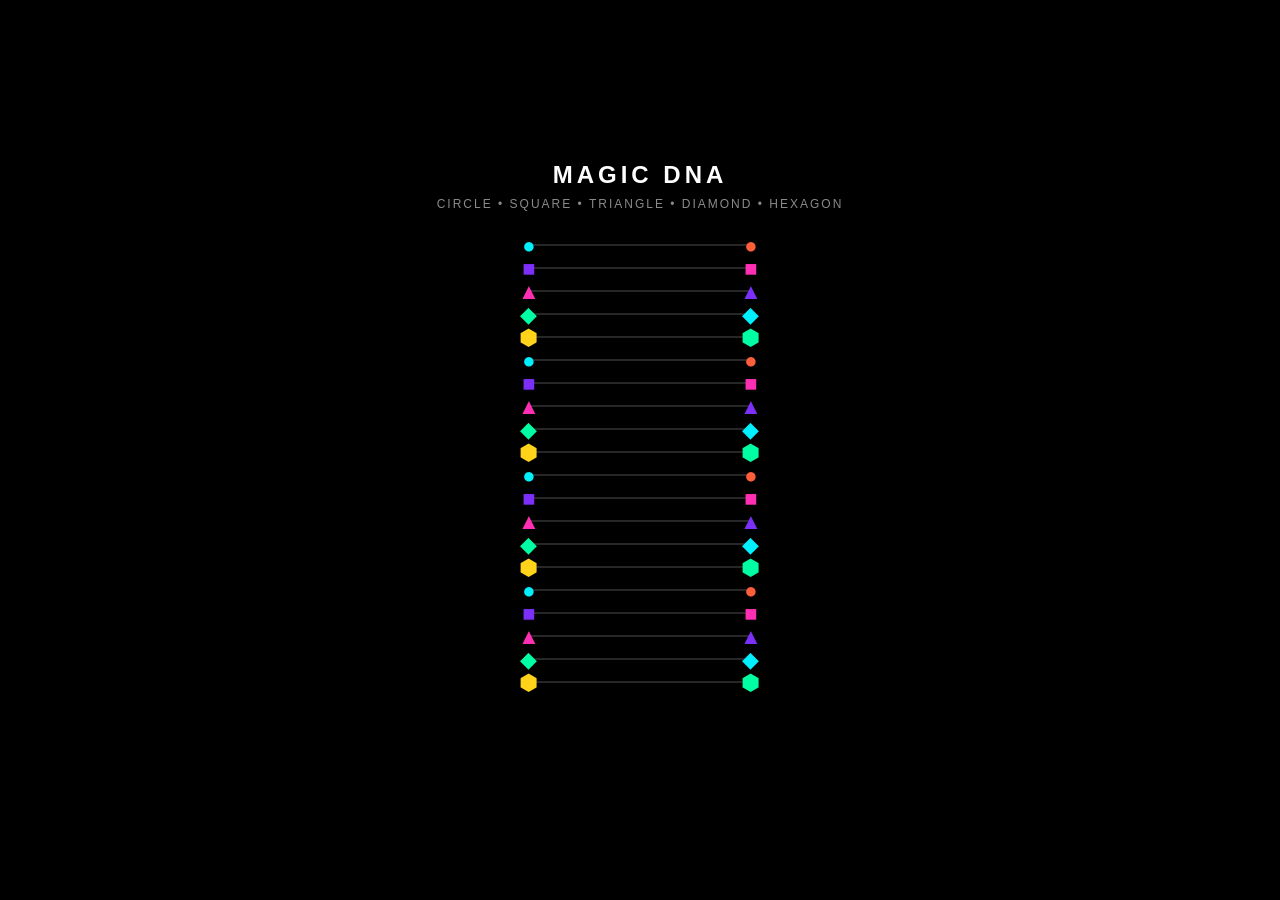
<file: dna-helix.html>
<!DOCTYPE html>
<html lang="en">
<head>
<meta charset="UTF-8">
<meta name="viewport" content="width=device-width, initial-scale=1.0">
<title>Magic DNA Helix — CSS</title>
<meta property="og:title" content="Magic DNA Helix">
<link rel="icon" href="data:image/svg+xml,<svg xmlns='http://www.w3.org/2000/svg' viewBox='0 0 32 32'><circle cx='16' cy='16' r='10' fill='%2300f0ff'/></svg>">
<style>
*{margin:0;box-sizing:border-box}
body{background:#000;color:#fff;font-family:Poppins,Manrope,sans-serif;min-height:100vh;display:flex;align-items:center;justify-content:center}
main{text-align:center}
h1{font-size:24px;letter-spacing:4px}
p{color:#8a8a8a;font-size:12px;letter-spacing:2px;margin-top:8px}
.helix{height:480px;width:400px;position:relative;margin:24px auto;perspective:800px}
.pair{position:absolute;left:50%;top:0;width:0;transform-style:preserve-3d;animation:spin 6s linear infinite}
@keyframes spin{to{transform:rotateY(360deg)}}
.rung{position:absolute;left:-110px;top:9px;width:220px;height:2px;background:#272727}
.shape{position:absolute;top:0;width:22px;height:22px;display:flex;align-items:center;justify-content:center;font-size:22px;animation:counter 6s linear infinite}
@keyframes counter{to{transform:rotateY(-360deg) rotate(360deg)}}
.shape.l{left:-122px}.shape.r{left:100px}
@media (prefers-reduced-motion:reduce){.pair,.shape{animation:none}}
</style>
</head>
<body>
<main>
<h1>MAGIC DNA</h1>
<p>CIRCLE • SQUARE • TRIANGLE • DIAMOND • HEXAGON</p>
<div class="helix" id="hx"></div>
</main>
<script>
const hx=document.getElementById('hx');
const glyphs=['●','■','▲','◆','⬢'];
const cA=['#00f0ff','#7b2ff7','#ff2fb3','#00ffa3','#ffd319'];
const cB=['#ff5e3a','#ff2fb3','#7b2ff7','#00f0ff','#00ffa3'];
for(let i=0;i<20;i++){
  const p=document.createElement('div');
  p.className='pair';
  p.style.top=(i*23)+'px';
  p.style.animationDelay=(-i*0.3)+'s';
  const g=glyphs[i%5];
  p.innerHTML=`<div class="rung"></div>
    <div class="shape l" style="color:${cA[i%5]};animation-delay:${-i*0.3}s">${g}</div>
    <div class="shape r" style="color:${cB[i%5]};animation-delay:${-i*0.3}s">${g}</div>`;
  hx.appendChild(p);
}
</script>
</body>
</html>
</file>
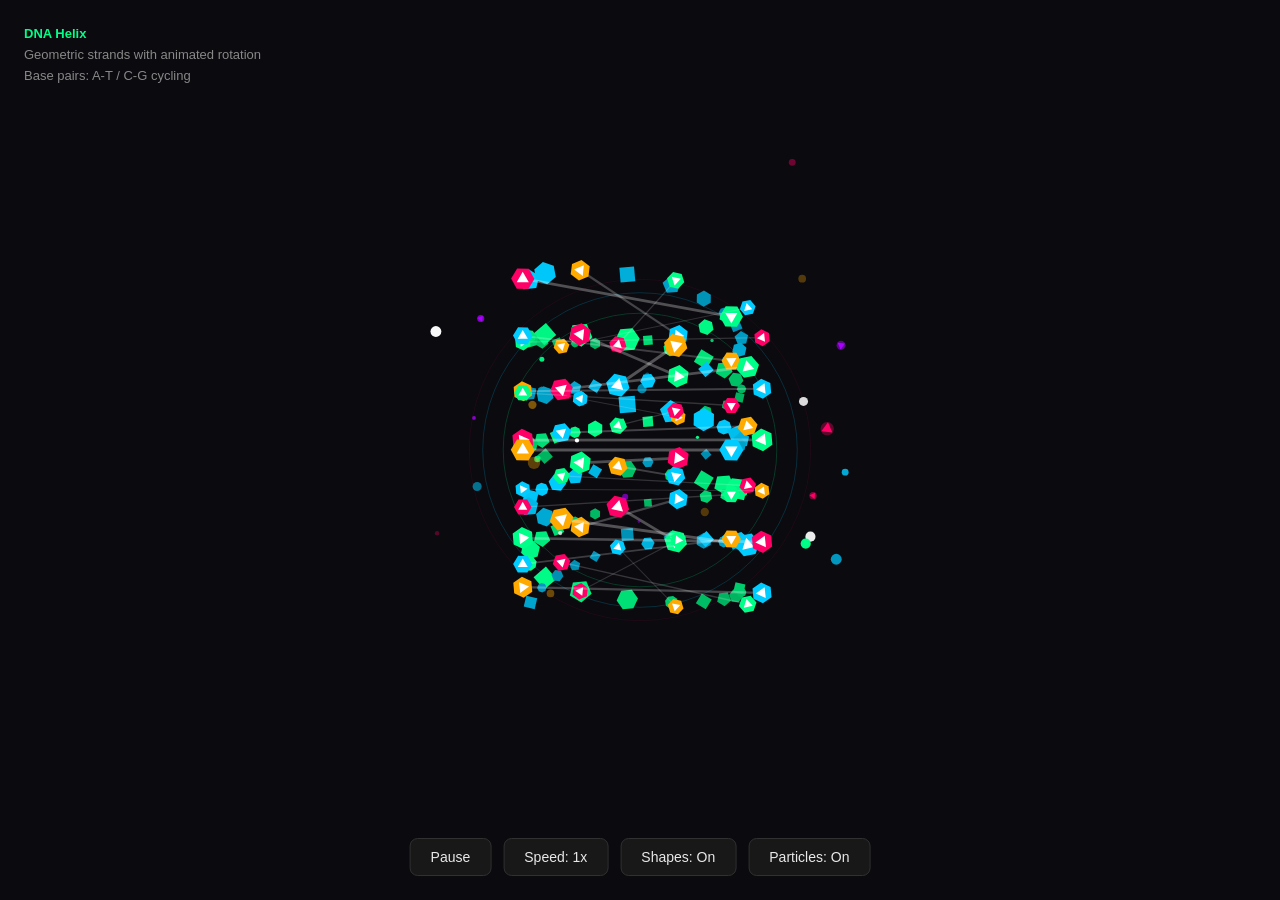
<file: dna_helix.html>
<!DOCTYPE html>
<html lang="en">
<head>
    <meta charset="UTF-8">
    <meta name="viewport" content="width=device-width, initial-scale=1.0">
    <title>DNA Helix Animation</title>
    <style>
        * {
            margin: 0;
            padding: 0;
            box-sizing: border-box;
        }
        body {
            background: #0a0a0f;
            min-height: 100vh;
            display: flex;
            justify-content: center;
            align-items: center;
            font-family: 'Geist', 'Manrope', 'Poppins', sans-serif;
            overflow: hidden;
        }
        canvas {
            display: block;
        }
        .controls {
            position: fixed;
            bottom: 24px;
            left: 50%;
            transform: translateX(-50%);
            display: flex;
            gap: 12px;
            z-index: 100;
        }
        .controls button {
            background: #181818;
            border: 1px solid #313131;
            color: #e8e8e8;
            padding: 10px 20px;
            border-radius: 8px;
            cursor: pointer;
            font-size: 14px;
            font-weight: 500;
            transition: all 0.2s ease;
        }
        .controls button:hover {
            background: #272727;
            border-color: #00ff88;
            color: #00ff88;
        }
        .controls button.active {
            background: #00ff88;
            border-color: #00ff88;
            color: #0a0a0f;
        }
        .info {
            position: fixed;
            top: 24px;
            left: 24px;
            color: #888;
            font-size: 13px;
            line-height: 1.6;
        }
        .info strong {
            color: #00ff88;
        }
    </style>
</head>
<body>
    <canvas id="canvas"></canvas>
    <div class="info">
        <strong>DNA Helix</strong><br>
        Geometric strands with animated rotation<br>
        Base pairs: A-T / C-G cycling
    </div>
    <div class="controls">
        <button id="btnPause" onclick="togglePause()">Pause</button>
        <button id="btnSpeed" onclick="cycleSpeed()">Speed: 1x</button>
        <button onclick="toggleShapes()">Shapes: On</button>
        <button onclick="toggleParticles()">Particles: On</button>
    </div>

    <script>
        const canvas = document.getElementById('canvas');
        const ctx = canvas.getContext('2d');
        
        let width, height, centerX, centerY;
        let animationId = null;
        let paused = false;
        let speedMultiplier = 1;
        let showShapes = true;
        let showParticles = true;
        
        // Configuration
        const CONFIG = {
            helixRadius: 120,
            helixHeight: 300,
            numTurns: 3,
            basePairsPerTurn: 10,
            rotationSpeed: 0.008,
            strandColors: ['#00ff88', '#00ccff'],
            basePairs: [
                ['#00ff88', '#ff0066'],  // A-T
                ['#00ccff', '#ffaa00'],  // C-G
                ['#ff0066', '#00ff88'],  // T-A
                ['#ffaa00', '#00ccff'],  // G-C
            ],
            particleColors: ['#00ff88', '#00ccff', '#ff0066', '#ffaa00', '#aa00ff', '#ffffff'],
            shapes: ['hexagon', 'triangle', 'square', 'pentagon', 'octagon', 'diamond', 'star'],
        };
        
        let angle = 0;
        let particles = [];
        const totalBases = CONFIG.numTurns * CONFIG.basePairsPerTurn;
        
        function resize() {
            width = window.innerWidth;
            height = window.innerHeight;
            canvas.width = width * devicePixelRatio;
            canvas.height = height * devicePixelRatio;
            canvas.style.width = width + 'px';
            canvas.style.height = height + 'px';
            ctx.scale(devicePixelRatio, devicePixelRatio);
            centerX = width / 2;
            centerY = height / 2;
        }
        
        function initParticles() {
            particles = [];
            for (let i = 0; i < 30; i++) {
                particles.push({
                    angle: i * (Math.PI * 2 / 30),
                    radius: 150 + (i % 3) * 30,
                    height: (i % 10) * 30 - 150,
                    speed: 0.01 + (i % 5) * 0.005,
                    size: 2 + (i % 4),
                    color: CONFIG.particleColors[i % CONFIG.particleColors.length],
                    phase: i * 0.5
                });
            }
        }
        
        function drawPolygon(x, y, radius, sides, rotation, color, fill = true) {
            ctx.beginPath();
            for (let i = 0; i < sides; i++) {
                const a = rotation + (i * Math.PI * 2 / sides) - Math.PI / 2;
                const px = x + Math.cos(a) * radius;
                const py = y + Math.sin(a) * radius;
                if (i === 0) ctx.moveTo(px, py);
                else ctx.lineTo(px, py);
            }
            ctx.closePath();
            if (fill) {
                ctx.fillStyle = color;
                ctx.fill();
            } else {
                ctx.strokeStyle = color;
                ctx.lineWidth = 1.5;
                ctx.stroke();
            }
        }
        
        function drawStar(x, y, radius, rotation, color) {
            ctx.beginPath();
            for (let i = 0; i < 5; i++) {
                const a = rotation + (i * Math.PI * 2 / 5) - Math.PI / 2;
                const px = x + Math.cos(a) * radius;
                const py = y + Math.sin(a) * radius;
                if (i === 0) ctx.moveTo(px, py);
                else ctx.lineTo(px, py);
                
                const aInner = rotation + ((i + 0.5) * Math.PI * 2 / 5) - Math.PI / 2;
                const pxInner = x + Math.cos(aInner) * radius * 0.4;
                const pyInner = y + Math.sin(aInner) * radius * 0.4;
                ctx.lineTo(pxInner, pyInner);
            }
            ctx.closePath();
            ctx.fillStyle = color;
            ctx.fill();
        }
        
        function drawShape(x, y, size, shapeType, rotation, color) {
            switch (shapeType) {
                case 'hexagon': drawPolygon(x, y, size, 6, rotation, color); break;
                case 'triangle': drawPolygon(x, y, size * 1.2, 3, rotation, color); break;
                case 'square': drawPolygon(x, y, size, 4, rotation, color); break;
                case 'pentagon': drawPolygon(x, y, size, 5, rotation, color); break;
                case 'octagon': drawPolygon(x, y, size * 0.7, 8, rotation, color); break;
                case 'diamond': drawPolygon(x, y, size, 4, rotation + Math.PI/4, color); break;
                case 'star': drawStar(x, y, size, rotation, color); break;
            }
        }
        
        function hexToRgb(hex) {
            const r = parseInt(hex.slice(1, 3), 16);
            const g = parseInt(hex.slice(3, 5), 16);
            const b = parseInt(hex.slice(5, 7), 16);
            return { r, g, b };
        }
        
        function adjustColor(hex, factor) {
            const { r, g, b } = hexToRgb(hex);
            return `rgb(${Math.round(r * factor)}, ${Math.round(g * factor)}, ${Math.round(b * factor)})`;
        }
        
        function drawHelixStrand(phaseOffset, colorIndex) {
            const color = CONFIG.strandColors[colorIndex];
            const strandShapes = ['pentagon', 'hexagon', 'octagon', 'diamond'];
            
            for (let i = 0; i < totalBases * 2; i++) {
                const t = i / (totalBases * 2) * CONFIG.numTurns * Math.PI * 2;
                const radius = CONFIG.helixRadius * (0.9 + 0.1 * Math.sin(t * 2 + angle));
                
                const x = radius * Math.cos(t + phaseOffset + angle);
                const y = (i / (totalBases * 2) - 0.5) * CONFIG.helixHeight;
                const zRot = (t + phaseOffset + angle) * 180 / Math.PI;
                
                // Perspective projection
                const perspective = 1 / (1 + (radius * Math.sin(t + phaseOffset + angle)) / 500);
                const xProj = x * perspective + centerX;
                const yProj = y * perspective + centerY;
                const sizeProj = Math.max(3, 8 * perspective);
                
                const shapeType = strandShapes[i % strandShapes.length];
                const pulse = 0.5 + 0.5 * Math.sin(angle * 3 + i * 0.5);
                const sizeFinal = sizeProj * (0.8 + 0.4 * pulse);
                const colorVaried = adjustColor(color, 0.7 + 0.3 * pulse);
                
                if (showShapes) {
                    drawShape(xProj, yProj, sizeFinal, shapeType, zRot * Math.PI / 180, colorVaried);
                }
            }
        }
        
        function drawBasePairs() {
            for (let i = 0; i < totalBases; i++) {
                const t = i / totalBases * CONFIG.numTurns * Math.PI * 2;
                const radius = CONFIG.helixRadius;
                
                const x1 = radius * Math.cos(t + angle);
                const y1 = (i / totalBases - 0.5) * CONFIG.helixHeight;
                const x2 = radius * Math.cos(t + Math.PI + angle);
                const y2 = y1;
                
                const perspective1 = 1 / (1 + (radius * Math.sin(t + angle)) / 500);
                const perspective2 = 1 / (1 + (radius * Math.sin(t + Math.PI + angle)) / 500);
                
                const x1p = x1 * perspective1 + centerX;
                const y1p = y1 * perspective1 + centerY;
                const x2p = x2 * perspective2 + centerX;
                const y2p = y2 * perspective2 + centerY;
                
                const [color1, color2] = CONFIG.basePairs[i % CONFIG.basePairs.length];
                const pulse = 0.5 + 0.5 * Math.sin(angle * 4 + i * 0.8);
                const rotation = (t + angle);
                
                // Draw connecting line (hydrogen bonds)
                ctx.beginPath();
                ctx.moveTo(x1p, y1p);
                ctx.lineTo(x2p, y2p);
                ctx.strokeStyle = `rgba(255, 255, 255, ${0.15 + pulse * 0.15})`;
                ctx.lineWidth = 1 + pulse * 2;
                ctx.stroke();
                
                // Draw geometric shapes at ends
                const size = 8 + pulse * 4;
                if (showShapes) {
                    drawShape(x1p, y1p, size, 'hexagon', rotation, color1);
                    drawShape(x2p, y2p, size, 'hexagon', rotation + Math.PI, color2);
                    // Inner shapes
                    drawShape(x1p, y1p, size * 0.5, 'triangle', rotation + 0.5, '#ffffff');
                    drawShape(x2p, y2p, size * 0.5, 'triangle', rotation + Math.PI + 0.5, '#ffffff');
                }
            }
        }
        
        function drawGlowRings() {
            ctx.lineWidth = 1;
            for (let ring = 0; ring < 3; ring++) {
                const radius = CONFIG.helixRadius * (1.1 + ring * 0.15);
                const glowColors = ['#00ff88', '#00ccff', '#ff0066'];
                const color = glowColors[ring];
                const alpha = 0.08 + 0.12 * Math.sin(angle * 2 + ring);
                const r = radius * (1 + 0.05 * Math.sin(angle * 1.5 + ring));
                
                ctx.beginPath();
                ctx.arc(centerX, centerY, r, 0, Math.PI * 2);
                ctx.strokeStyle = color;
                ctx.globalAlpha = alpha;
                ctx.stroke();
            }
            ctx.globalAlpha = 1;
        }
        
        function updateParticles() {
            for (const p of particles) {
                p.angle += p.speed * speedMultiplier;
                p.phase += 0.02 * speedMultiplier;
                
                const x = p.radius * Math.cos(p.angle + angle * 0.5);
                const y = p.height + 20 * Math.sin(p.phase);
                
                const perspective = 1 / (1 + (p.radius * Math.sin(p.angle)) / 500);
                const xProj = x * perspective + centerX;
                const yProj = y * perspective + centerY;
                const sizeProj = Math.max(1, p.size * perspective);
                
                // Draw particle dot
                ctx.beginPath();
                ctx.arc(xProj, yProj, sizeProj, 0, Math.PI * 2);
                ctx.fillStyle = p.color;
                ctx.globalAlpha = 0.3 + 0.7 * (0.5 + 0.5 * Math.sin(p.phase * 2));
                ctx.fill();
                ctx.globalAlpha = 1;
                
                // Occasional geometric shape
                if (showShapes && Math.floor(p.phase * 10) % 20 < 5) {
                    drawShape(xProj, yProj, sizeProj * 0.8, 'triangle', p.phase * 50, p.color);
                }
            }
        }
        
        function frame() {
            if (paused) {
                animationId = requestAnimationFrame(frame);
                return;
            }
            
            ctx.clearRect(0, 0, width, height);
            
            // Draw glow rings (backmost)
            drawGlowRings();
            
            // Draw strands
            drawHelixStrand(0, 0);      // Strand 1
            drawHelixStrand(Math.PI, 1); // Strand 2
            
            // Draw base pairs
            drawBasePairs();
            
            // Draw particles
            if (showParticles) {
                updateParticles();
            }
            
            // Update angle
            angle += CONFIG.rotationSpeed * speedMultiplier;
            
            animationId = requestAnimationFrame(frame);
        }
        
        function togglePause() {
            paused = !paused;
            document.getElementById('btnPause').textContent = paused ? 'Resume' : 'Pause';
            document.getElementById('btnPause').classList.toggle('active', paused);
        }
        
        function cycleSpeed() {
            const speeds = [0.5, 1, 2, 3];
            const currentIndex = speeds.indexOf(speedMultiplier);
            speedMultiplier = speeds[(currentIndex + 1) % speeds.length];
            document.getElementById('btnSpeed').textContent = `Speed: ${speedMultiplier}x`;
        }
        
        function toggleShapes() {
            showShapes = !showShapes;
            const btn = event.target;
            btn.textContent = `Shapes: ${showShapes ? 'On' : 'Off'}`;
            btn.classList.toggle('active', !showShapes);
        }
        
        function toggleParticles() {
            showParticles = !showParticles;
            const btn = event.target;
            btn.textContent = `Particles: ${showParticles ? 'On' : 'Off'}`;
            btn.classList.toggle('active', !showParticles);
        }
        
        // Initialize
        window.addEventListener('resize', resize);
        resize();
        initParticles();
        frame();
        
        // Handle visibility change
        document.addEventListener('visibilitychange', () => {
            if (document.hidden) {
                cancelAnimationFrame(animationId);
            } else {
                frame();
            }
        });
    </script>
</body>
</html>
</file>
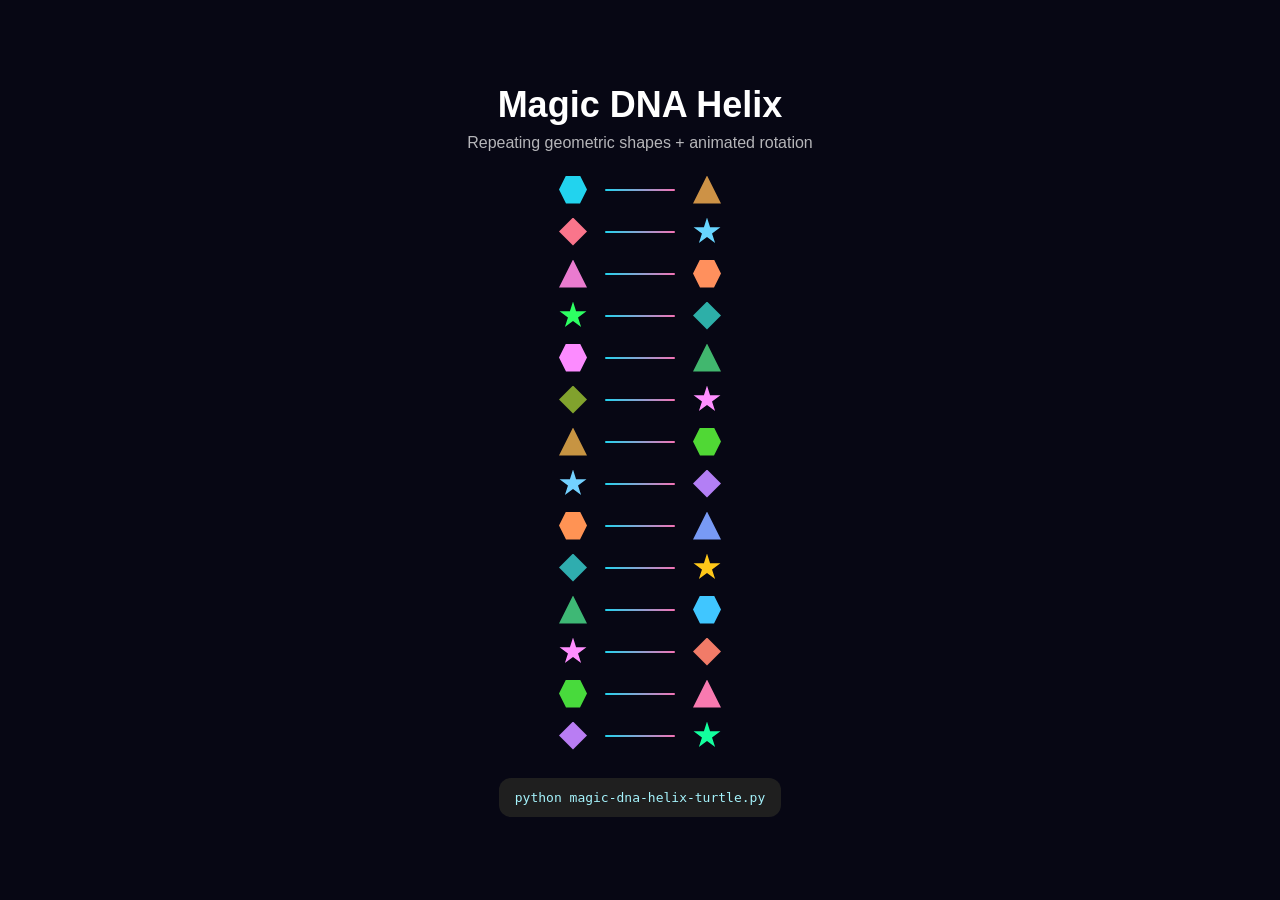
<file: magic-dna-helix.css.html>
<!DOCTYPE html>
<html lang="id">
<head>
<meta charset="UTF-8">
<meta name="viewport" content="width=device-width, initial-scale=1.0">
<title>Magic DNA Helix</title>
<style>
*{margin:0;padding:0;box-sizing:border-box}
body{background:#070714;min-height:100vh;display:flex;flex-direction:column;align-items:center;justify-content:center;font-family:Manrope,Poppins,sans-serif;color:#fff;overflow:hidden}
h1{font-size:clamp(20px,4vw,36px);margin-bottom:8px;text-wrap:balance}
p{opacity:.7;margin-bottom:24px}
.helix{display:flex;flex-direction:column;gap:14px;animation:bob 4s ease-in-out infinite}
.row{display:flex;align-items:center;gap:18px;animation:spinRow 6s linear infinite;transform-style:preserve-3d}
@keyframes spinRow{from{transform:rotateY(0)}to{transform:rotateY(360deg)}}
@keyframes bob{0%,100%{transform:translateY(0)}50%{transform:translateY(-10px)}}
.shape{width:28px;height:28px;animation:rot 6s linear infinite}
@keyframes rot{from{transform:rotate(0)}to{transform:rotate(360deg)}}
.hexagon{background:#22d3ee;clip-path:polygon(25% 0,75% 0,100% 50%,75% 100%,25% 100%,0 50%)}
.diamond{background:#f472b6;clip-path:polygon(50% 0,100% 50%,50% 100%,0 50%)}
.triangle{background:#a78bfa;clip-path:polygon(50% 0,100% 100%,0 100%)}
.star{background:#facc15;clip-path:polygon(50% 0,61% 35%,98% 35%,68% 57%,79% 91%,50% 70%,21% 91%,32% 57%,2% 35%,39% 35%)}
.rung{width:70px;height:2px;background:linear-gradient(90deg,#22d3ee,#f472b6);border-radius:2px}
code{background:#1F1F1F;padding:12px 16px;border-radius:12px;margin-top:28px;font-size:13px;color:#a5f3fc}
</style>
</head>
<body>
<h1>Magic DNA Helix</h1>
<p>Repeating geometric shapes + animated rotation</p>
<div class="helix" id="helix"></div>
<code>python magic-dna-helix-turtle.py</code>
<script>
const helix=document.getElementById('helix');
const shapes=['hexagon','diamond','triangle','star'];
for(let i=0;i<14;i++){
  const row=document.createElement('div');
  row.className='row';
  row.style.animationDelay=(i*-0.43)+'s';
  const hue=(i*24)%360;
  row.innerHTML=`<div class="shape ${shapes[i%4]}" style="filter:hue-rotate(${hue}deg);animation-delay:${i*-0.4}s"></div><div class="rung"></div><div class="shape ${shapes[(i+2)%4]}" style="filter:hue-rotate(${hue+140}deg);animation-delay:${i*-0.4}s"></div>`;
  helix.appendChild(row);
}
</script>
</body>
</html>
</file>
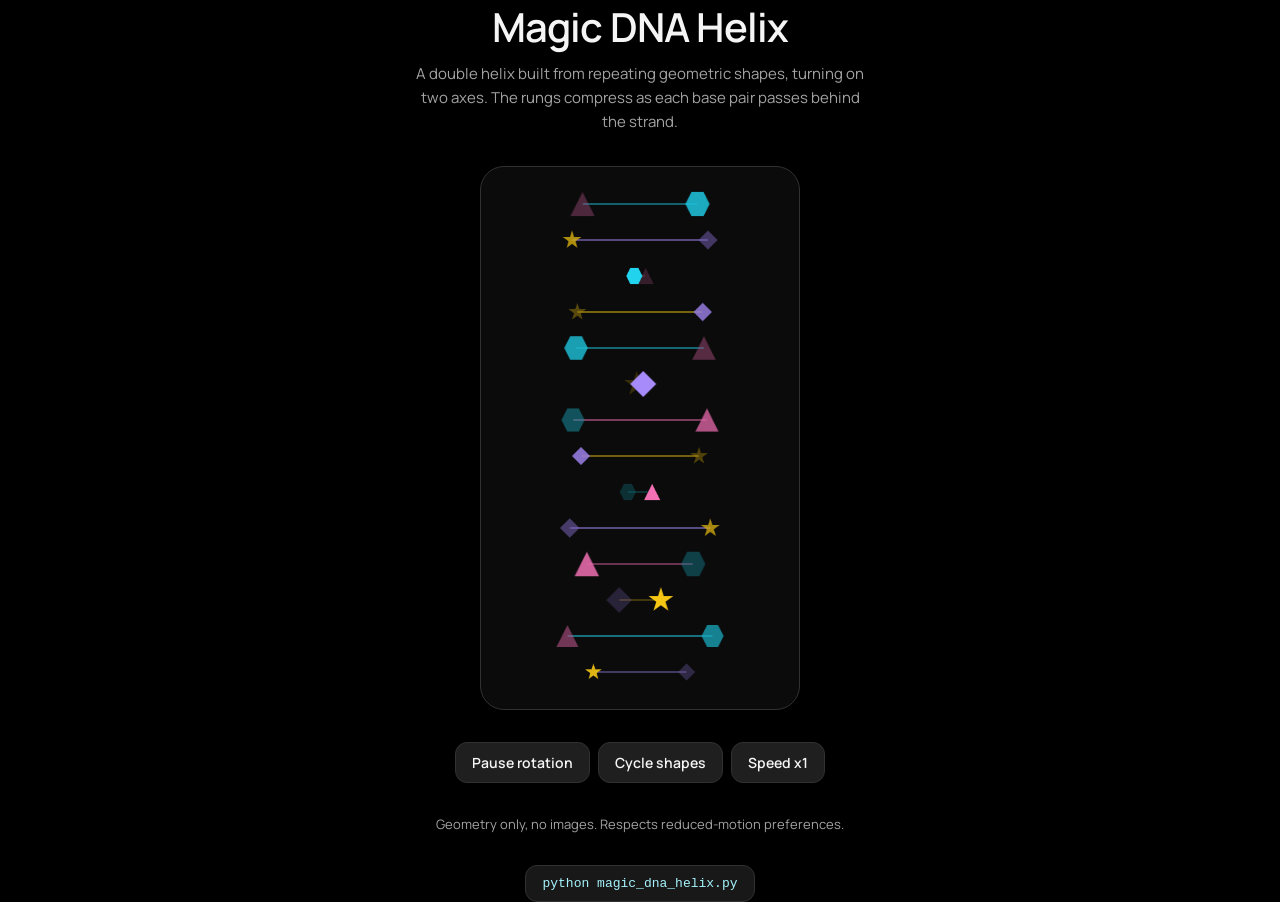
<file: magic-dna-helix.html>
<!DOCTYPE html>
<html lang="en">
<head>
<meta charset="UTF-8">
<meta name="viewport" content="width=device-width, initial-scale=1.0">
<title>Magic DNA Helix</title>
<meta name="description" content="An animated DNA helix built from repeating geometric shapes, rotating in three dimensions.">
<meta property="og:title" content="Magic DNA Helix">
<meta property="og:description" content="Repeating geometric shapes rotating on a double helix.">
<meta property="og:type" content="website">
<link rel="icon" href="data:image/svg+xml,<svg xmlns='http://www.w3.org/2000/svg' viewBox='0 0 32 32'><polygon points='16,2 30,16 16,30 2,16' fill='%2322d3ee'/></svg>">
<link rel="preconnect" href="https://fonts.googleapis.com">
<link rel="preconnect" href="https://fonts.gstatic.com" crossorigin>
<link href="https://fonts.googleapis.com/css2?family=Manrope:wght@400;600&display=swap" rel="stylesheet">
<style>
  :root {
    --bg: #000000;
    --surface: #181818;
    --surface-2: #1F1F1F;
    --line: #313131;
    --text: #F5F5F5;
    --muted: #A3A3A3;
    --cyan: #22D3EE;
    --violet: #A78BFA;
    --pink: #F472B6;
    --amber: #FACC15;
    --ease: cubic-bezier(0.22, 1, 0.36, 1);
  }

  * { margin: 0; padding: 0; box-sizing: border-box; }

  html, body { height: 100%; }

  body {
    background: var(--bg);
    color: var(--text);
    font-family: Manrope, Poppins, system-ui, sans-serif;
    display: flex;
    flex-direction: column;
    align-items: center;
    justify-content: center;
    gap: 32px;
    padding: 32px 16px;
    overflow: hidden;
    text-wrap: pretty;
  }

  .skip {
    position: absolute;
    left: -9999px;
    top: 16px;
    padding: 8px 16px;
    background: var(--surface-2);
    border-radius: 8px;
    color: var(--text);
  }
  .skip:focus { left: 16px; z-index: 10; }

  header { text-align: center; max-width: 46ch; }

  h1 {
    font-size: clamp(24px, 4vw, 40px);
    font-weight: 600;
    letter-spacing: -0.02em;
    text-wrap: balance;
  }

  header p {
    margin-top: 8px;
    color: var(--muted);
    font-size: 15px;
    line-height: 1.6;
  }

  /* ---------------- Helix stage ---------------- */
  .stage {
    position: relative;
    width: min(320px, 82vw);
    display: flex;
    flex-direction: column;
    align-items: center;
    justify-content: center;
    padding: 24px 0;
    border: 1px solid var(--line);
    border-radius: 24px;
    background: #0B0B0B;
  }

  .helix {
    position: relative;
    width: 100%;
    display: flex;
    flex-direction: column;
    align-items: center;
    gap: 10px;
  }

  /* One base pair = two shapes joined by a rung, rotated in 3D */
  .pair {
    position: relative;
    width: 100%;
    height: 26px;
  }

  .pair .arm {
    position: absolute;
    top: 50%;
    left: 50%;
    width: 26px;
    height: 26px;
    will-change: transform, opacity;
  }

  /* JS writes translate(x, -50%) plus a per-strand depth scale, so the two
     strands trace opposite sides of the helix circle. */

  .shape {
    display: block;
    width: 26px;
    height: 26px;
    background: var(--c, var(--cyan));
  }

  .shape.hexagon  { clip-path: polygon(25% 0, 75% 0, 100% 50%, 75% 100%, 25% 100%, 0 50%); }
  .shape.diamond  { clip-path: polygon(50% 0, 100% 50%, 50% 100%, 0 50%); }
  .shape.triangle { clip-path: polygon(50% 0, 100% 100%, 0 100%); }
  .shape.star     { clip-path: polygon(50% 0, 61% 35%, 98% 35%, 68% 57%, 79% 91%, 50% 70%, 21% 91%, 32% 57%, 2% 35%, 39% 35%); }

  /* The rung connects the two strands. The strands sit at the horizontal
     offsets R*cos(angle) and -R*cos(angle), so the bar spans 2R*cos(angle)
     and foreshortens to zero when the pair is edge-on. */
  .rung {
    position: absolute;
    top: 50%;
    left: 50%;
    height: 2px;
    background: var(--c, var(--cyan));
    border-radius: 2px;
    will-change: transform, opacity;
  }

  /* ---------------- Controls ---------------- */
  .controls {
    display: flex;
    flex-wrap: wrap;
    align-items: center;
    justify-content: center;
    gap: 8px;
  }

  button {
    font: inherit;
    font-size: 14px;
    font-weight: 600;
    color: var(--text);
    background: var(--surface-2);
    border: 1px solid var(--line);
    border-radius: 12px;
    padding: 10px 16px;
    cursor: pointer;
    transition: transform 150ms ease-out, background-color 150ms ease-out,
                border-color 150ms ease-out;
  }

  button:hover { background: #272727; border-color: #4A4A4A; }
  button:active { transform: scale(0.96); }

  :focus-visible {
    outline: 2px solid var(--cyan);
    outline-offset: 2px;
    border-radius: 12px;
  }

  .hint {
    color: var(--muted);
    font-size: 13px;
  }

  code {
    font-family: ui-monospace, SFMono-Regular, Menlo, monospace;
    font-size: 13px;
    color: #A5F3FC;
    background: var(--surface);
    border: 1px solid var(--line);
    border-radius: 12px;
    padding: 10px 16px;
  }

  @media (prefers-reduced-motion: reduce) {
    .helix { animation: none; }
    .shape, .rung { transition: none; }
    button { transition: background-color 150ms ease-out; }
    button:active { transform: none; }
  }

  @media (max-width: 480px) {
    .stage { padding: 16px 20px; }
    .shape { width: 22px; height: 22px; }
  }
</style>
</head>
<body>
<a class="skip" href="#helix-stage">Skip to helix</a>

<header>
  <h1>Magic DNA Helix</h1>
  <p>A double helix built from repeating geometric shapes, turning on two axes. The rungs compress as each base pair passes behind the strand.</p>
</header>

<main class="stage" id="helix-stage" aria-label="Animated DNA helix">
  <div class="helix" id="helix" role="img"
       aria-label="Rotating DNA double helix made of hexagons, diamonds, triangles and stars"></div>
</main>

<div class="controls">
  <button type="button" id="toggle" aria-pressed="false">Pause rotation</button>
  <button type="button" id="shapes">Cycle shapes</button>
  <button type="button" id="speed">Speed x1</button>
</div>
<p class="hint">Geometry only, no images. Respects reduced-motion preferences.</p>
<code>python magic_dna_helix.py</code>

<script>
(function () {
  var helix = document.getElementById('helix');
  var PAIRS = 14;
  var SHAPES = ['hexagon', 'diamond', 'triangle', 'star'];
  var COLORS = ['#22D3EE', '#A78BFA', '#F472B6', '#FACC15'];
  var TURNS = 2.25;                    // full rotations along the strand
  var RADIUS = 74;                     // helix radius in px
  var reduce = window.matchMedia('(prefers-reduced-motion: reduce)').matches;

  var pairs = [];

  // Build the helix once. Per-frame work only touches transforms, opacity
  // and filter, so the layout is never recalculated.
  for (var i = 0; i < PAIRS; i++) {
    var f = i / (PAIRS - 1);
    var pair = document.createElement('div');
    pair.className = 'pair';

    var shapeA = document.createElement('span');
    shapeA.className = 'shape ' + SHAPES[i % SHAPES.length];
    shapeA.style.background = COLORS[i % COLORS.length];

    var shapeB = document.createElement('span');
    shapeB.className = 'shape ' + SHAPES[(i + 2) % SHAPES.length];
    shapeB.style.background = COLORS[(i + 2) % COLORS.length];

    var armA = document.createElement('div');
    armA.className = 'arm a';
    armA.appendChild(shapeA);

    var armB = document.createElement('div');
    armB.className = 'arm b';
    armB.appendChild(shapeB);

    var rung = document.createElement('div');
    rung.className = 'rung';
    rung.style.background = COLORS[i % COLORS.length];

    pair.appendChild(rung);
    pair.appendChild(armA);
    pair.appendChild(armB);
    helix.appendChild(pair);

    pairs.push({
      shapeA: shapeA, shapeB: shapeB, armA: armA, armB: armB,
      rung: rung, base: (f * TURNS * 360) % 360,
    });
  }

  // ---- Animation loop -----------------------------------------------------
  var DEG_PER_SEC = 42;                // degrees of phase per second at x1
  var last = 0;
  var speedMul = 1;
  var running = !reduce;
  var phase = 0;

  function frame(now) {
    if (!running) return;
    if (!last) last = now;
    var dt = Math.min(now - last, 64); // clamp after tab switches
    last = now;
    phase = (phase + DEG_PER_SEC * speedMul * dt / 1000) % 360;
    render();
    requestAnimationFrame(frame);
  }

  function render() {
    for (var i = 0; i < pairs.length; i++) {
      var p = pairs[i];
      var rad = (phase + p.base) * Math.PI / 180;

      var x = RADIUS * Math.sin(rad);        // horizontal offset
      var z = RADIUS * Math.cos(rad);        // + = toward the viewer
      var depth = (z + RADIUS) / (2 * RADIUS);   // 0 = back, 1 = front
      var scale = 0.62 + depth * 0.38;

      // Strand A is at +x / +z, strand B at the antipode.
      place(p.armA, p.shapeA, x, z, scale, depth);
      place(p.armB, p.shapeB, -x, -z, scale, 1 - depth);

      // Rung spans the two strands (-x to +x), so it stays centred and
      // foreshortens to zero when the pair is edge on.
      var span = Math.max(2, Math.abs(x) * 2);
      p.rung.style.transform = 'translate(-50%, -50%)';
      p.rung.style.width = span.toFixed(2) + 'px';
      p.rung.style.opacity = (0.12 + Math.abs(x) / RADIUS * 0.4).toFixed(3);
    }
  }

  function place(arm, shape, x, z, scale, depth) {
    // Nearer shapes are larger and brighter; far ones shrink and dim.
    var brightness = 0.55 + depth * 0.45;
    arm.style.transform =
      'translate(-50%, -50%) translateX(' + x.toFixed(2) + 'px) scale(' +
      scale.toFixed(3) + ')';
    arm.style.zIndex = String(Math.round(depth * 100));
    shape.style.opacity = (0.35 + depth * 0.65).toFixed(3);
    shape.style.filter = 'brightness(' + brightness.toFixed(3) + ')';
  }

  // Paint the first frame immediately so nothing is blank.
  render();
  if (running) requestAnimationFrame(frame);

  // ---- Controls -----------------------------------------------------------
  var toggleBtn = document.getElementById('toggle');
  var shapesBtn = document.getElementById('shapes');
  var speedBtn = document.getElementById('speed');

  toggleBtn.addEventListener('click', function () {
    running = !running;
    toggleBtn.setAttribute('aria-pressed', String(!running));
    toggleBtn.textContent = running ? 'Pause rotation' : 'Resume rotation';
    if (running) { last = 0; requestAnimationFrame(frame); }
  });

  var shapeIndex = 0;
  shapesBtn.addEventListener('click', function () {
    shapeIndex++;
    for (var i = 0; i < pairs.length; i++) {
      var a = SHAPES[(i + shapeIndex) % SHAPES.length];
      var b = SHAPES[(i + 2 + shapeIndex) % SHAPES.length];
      pairs[i].shapeA.className = 'shape ' + a;
      pairs[i].shapeB.className = 'shape ' + b;
    }
  });

  var speeds = [1, 1.75, 0.5];
  var speedIndex = 0;
  speedBtn.addEventListener('click', function () {
    speedIndex = (speedIndex + 1) % speeds.length;
    speedMul = speeds[speedIndex];
    speedBtn.textContent = 'Speed x' + speedMul;
  });

  document.addEventListener('keydown', function (e) {
    if (e.key === ' ') { e.preventDefault(); toggleBtn.click(); }
  });
})();
</script>
</body>
</html>
</file>
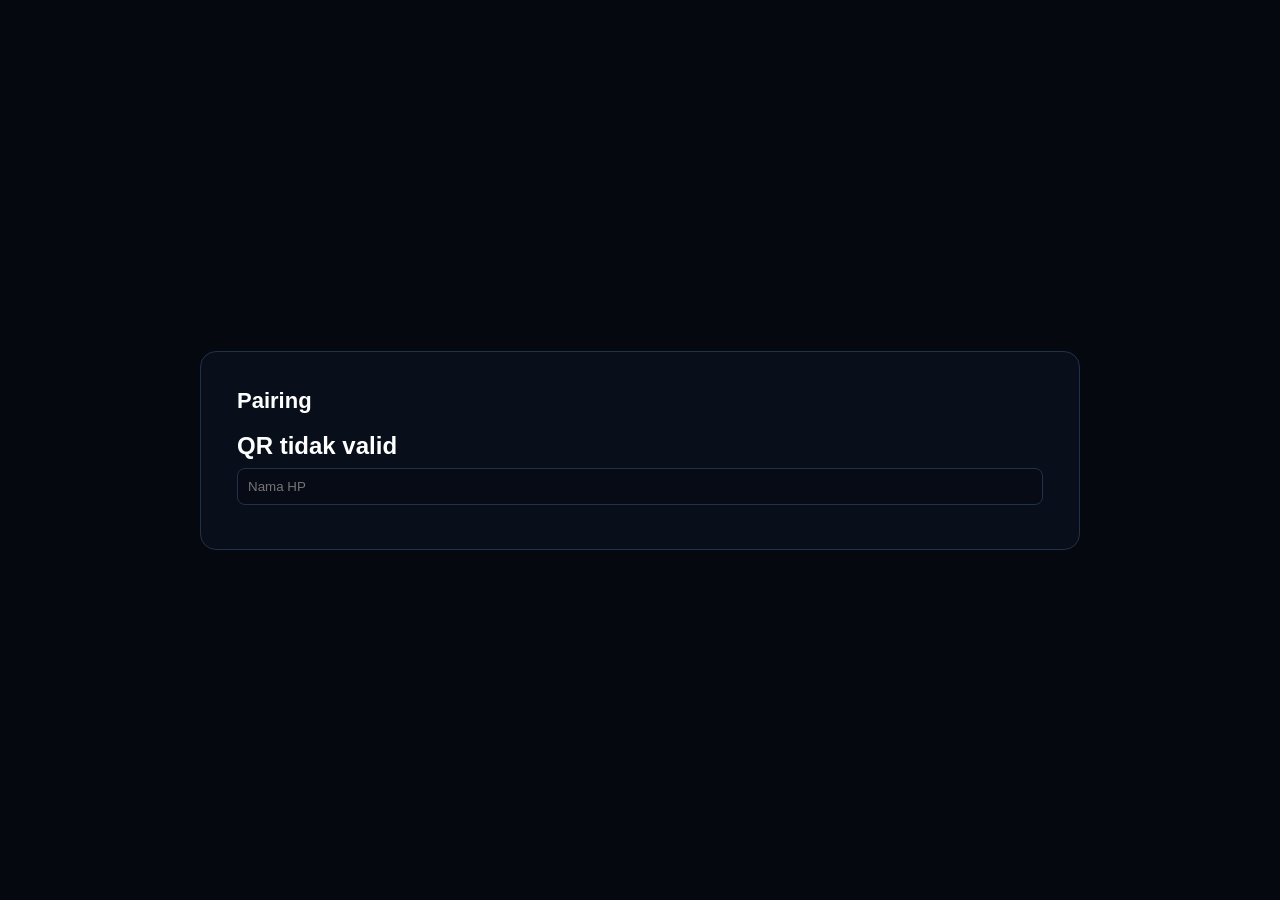
<file: airdroid-web-clone/phone.html>
<!DOCTYPE html><html lang="id"><head><meta charset="utf-8"/><meta name="viewport" content="width=device-width,initial-scale=1"/><title>Pairing HP</title><link rel="stylesheet" href="style.css"/></head><body class="auth-bg"><div id="login"><div class="login-card"><div class="login-left"><div class="brand">Pairing</div><h2 id="ph-t">Menghubungkan</h2><p id="ph-d"></p><input id="ph-name" placeholder="Nama HP" style="width:100%;padding:10px;border-radius:8px;border:1px solid #22314b;background:#070b16;color:#fff;margin:8px 0"/><button class="btn primary" id="ph-ok">Ya, hubungkan HP ini</button><div id="ph-share" class="hidden"><h3>Terhubung!</h3><input type="file" id="ph-file" multiple style="margin-top:10px"/><button class="btn primary" id="ph-send">Kirim file ke laptop</button><p class="hint" id="ph-msg"></p><h4>Daftar aplikasi HP</h4><textarea id="ph-apps" rows="4" placeholder="Satu per baris, misal: WhatsApp" style="width:100%;padding:8px;border-radius:8px"></textarea><button class="btn ghost" id="ph-appsend">Kirim daftar aplikasi</button></div></div></div></div><script>const code=((location.hash.match(/#\/pair\/([A-Za-z0-9-]+)/)||[])[1]||(location.pathname.match(/\/pair\/([A-Za-z0-9-]+)/)||[])[1]);if(!code){document.getElementById("ph-t").textContent="QR tidak valid";document.getElementById("ph-ok").style.display="none";}else{document.getElementById("ph-d").innerHTML="Kode: <b>"+code+"</b>";document.getElementById("ph-ok").onclick=async()=>{const name=document.getElementById("ph-name").value||"HP";const r=await fetch(location.origin+"/api/session/"+code+"/join",{method:"POST",headers:{"Content-Type":"application/json"},body:JSON.stringify({name})});if(!r.ok){document.getElementById("ph-t").textContent="QR kedaluwarsa, scan ulang";return;}document.getElementById("ph-ok").style.display="none";document.getElementById("ph-share").classList.remove("hidden");document.getElementById("ph-t").textContent="Terhubung!";document.getElementById("ph-send").onclick=async()=>{const fs=document.getElementById("ph-file").files;for(const f of fs){await fetch(location.origin+"/api/session/"+code+"/files",{method:"POST",headers:{"Content-Type":"application/json"},body:JSON.stringify({name:f.name,size:(f.size/1024).toFixed(1)+" KB"})});}document.getElementById("ph-msg").textContent=fs.length+" file terkirim";};document.getElementById("ph-appsend").onclick=async()=>{const apps=document.getElementById("ph-apps").value.split("\n").map(s=>s.trim()).filter(Boolean).map(n=>({name:n}));await fetch(location.origin+"/api/session/"+code+"/apps",{method:"POST",headers:{"Content-Type":"application/json"},body:JSON.stringify({apps})});document.getElementById("ph-msg").textContent=apps.length+" aplikasi terkirim";};};}</script></body></html>
</file>
<file: airdroid-web-clone/style.css>
*{box-sizing:border-box;margin:0;padding:0;font-family:-apple-system,"SF Pro Text","Segoe UI",Arial,sans-serif}
.hidden{display:none!important}
body.auth-bg{background:#05080f;color:#fff;min-height:100vh}
#block-loading{position:fixed;inset:0;display:flex;flex-direction:column;gap:14px;align-items:center;justify-content:center;background:#070b16;z-index:50}
.airdroid{width:84px;height:84px;border-radius:22px;background:linear-gradient(135deg,#37b34a,#1d7a2e);display:flex;align-items:center;justify-content:center;font-size:44px}
.airdroid:after{content:"✈";color:#fff}
.block-loading-area{width:260px;height:6px;background:#1c2536;border-radius:3px;overflow:hidden}
.block-loading-bar{height:100%;width:0;background:#37b34a}
.block-loading-text{color:#9fb3c8}
#desktop{position:fixed;inset:0;overflow:hidden}
#wallpaper{position:absolute;inset:0;overflow:hidden;background:linear-gradient(160deg,#0a1a33 0%,#123a6b 40%,#1a5c9e 60%,#0a2347 80%,#04070d 100%)}
#wallpaper:before{content:"";position:absolute;width:900px;height:900px;left:-200px;top:-260px;border-radius:50%;background:radial-gradient(circle,rgba(64,180,255,.35) 0%,rgba(64,180,255,0) 65%)}
#wallpaper:after{content:"";position:absolute;width:1000px;height:1000px;right:-260px;bottom:-320px;border-radius:50%;background:radial-gradient(circle,rgba(55,220,120,.28) 0%,rgba(55,220,120,0) 65%)}
#wallpaper .orb{display:none}
#wallpaper .stars{display:none}
#wall-grid{display:none}
#wall-wave{display:none}
#wall-vig{position:absolute;inset:0;background:radial-gradient(ellipse at center,transparent 45%,rgba(0,0,0,.5) 100%)}
#topbar{position:absolute;top:0;left:0;right:0;height:40px;display:flex;align-items:center;gap:14px;padding:0 14px;background:rgba(3,6,12,.72);backdrop-filter:blur(10px);z-index:5;font-size:13px}
#search{flex:1;max-width:380px;margin:0 auto;padding:6px 12px;border-radius:14px;border:1px solid #2a3a56;background:#0b1322;color:#fff}
.tb-r{display:flex;gap:12px;align-items:center}
.pill{padding:2px 10px;border-radius:12px;font-size:12px}
.pill.off{background:#3a1414;color:#ff8a8a}.pill.on{background:#0b2a16;color:#7fe09a}
#btn-dev{cursor:pointer;color:#7fe09a}
#icons{position:absolute;top:60px;left:28px;right:28px;bottom:100px;display:grid;grid-template-columns:repeat(auto-fill,96px);grid-auto-rows:108px;gap:10px;align-content:start;z-index:5}
.icon{width:96px;height:108px;display:flex;flex-direction:column;align-items:center;gap:7px;cursor:pointer;border-radius:14px;padding:8px 2px}
.glyph{width:60px;height:60px;border-radius:16px;display:flex;align-items:center;justify-content:center;position:relative;transition:transform .16s ease;overflow:hidden;box-shadow:0 4px 12px rgba(0,0,0,.18)}
.glyph svg{width:30px;height:30px;display:block;position:relative;z-index:1}
.dock-it svg{width:26px;height:26px;display:block;position:relative;z-index:1}
.dock-it{overflow:hidden;display:flex;align-items:center;justify-content:center;border-radius:15px;box-shadow:0 4px 12px rgba(0,0,0,.18)}
.glyph:after{content:"";position:absolute;left:0;right:0;top:0;height:45%;background:linear-gradient(rgba(255,255,255,.35),rgba(255,255,255,0));pointer-events:none}
.icon:hover .glyph{transform:translateY(-3px) scale(1.05)}
.icon span{color:#3a3a3c !important;text-shadow:0 1px 0 rgba(255,255,255,.8) !important}
.icon span{font-size:12.5px;font-weight:500;color:#fff;text-shadow:0 1px 4px rgba(0,0,0,.9),0 2px 10px rgba(0,0,0,.7);text-align:center;letter-spacing:.1px}
.dock-it{width:54px;height:54px;border-radius:15px}
.dock-it svg{width:54px;height:54px;display:block}
.icon{transition:transform .18s ease;animation:iconIn .5s cubic-bezier(.2,1.4,.4,1) backwards}
#icons .icon:nth-child(1){animation-delay:.05s}#icons .icon:nth-child(2){animation-delay:.1s}#icons .icon:nth-child(3){animation-delay:.15s}#icons .icon:nth-child(4){animation-delay:.2s}#icons .icon:nth-child(5){animation-delay:.25s}#icons .icon:nth-child(6){animation-delay:.3s}#icons .icon:nth-child(7){animation-delay:.35s}
@keyframes iconIn{from{opacity:0;transform:translateY(26px) scale(.7)}to{opacity:1;transform:none}}
.icon:hover .glyph{transform:translateY(-4px) scale(1.08) rotate(-2deg);box-shadow:0 18px 34px rgba(0,0,0,.6),0 4px 10px rgba(0,0,0,.4),inset 0 1px 1px rgba(255,255,255,.6),inset 0 -3px 6px rgba(0,0,0,.22)}
.icon:active .glyph{transform:scale(.92)}
.dock-it{transition:transform .18s ease;animation:dockIn .5s cubic-bezier(.2,1.4,.4,1) backwards}
@keyframes dockIn{from{opacity:0;transform:translateY(30px) scale(.6)}to{opacity:1;transform:none}}
.dock-it:hover{transform:translateY(-6px) scale(1.12)}
#win{animation:winIn .28s cubic-bezier(.2,1.3,.4,1)}
@keyframes winIn{from{opacity:0;transform:translateX(-50%) translateY(30px) scale(.94)}to{opacity:1;transform:translateX(-50%) none}}
#topbar{animation:barIn .5s ease backwards}
@keyframes barIn{from{opacity:0;transform:translateY(-100%)}to{opacity:1;transform:none}}
#dock{animation:dockBar .5s ease .2s backwards}
@keyframes dockBar{from{opacity:0;transform:translateX(-50%) translateY(40px)}to{opacity:1;transform:translateX(-50%) none}}
.airdroid{animation:logoPulse 2s ease-in-out infinite}
@keyframes logoPulse{0%,100%{transform:scale(1)}50%{transform:scale(1.08)}}
.block-loading-bar{transition:width .25s ease}
.dev-it{animation:iconIn .3s ease backwards}
#toast{transition:opacity .2s}
.icon span{font-size:12px;text-shadow:0 1px 3px #000,0 2px 8px rgba(0,0,0,.6);text-align:center}
#dock{position:absolute;left:50%;transform:translateX(-50%);bottom:14px;display:flex;gap:8px;background:rgba(255,255,255,.18);padding:10px 14px;border-radius:22px;backdrop-filter:blur(14px);box-shadow:0 18px 40px rgba(0,0,0,.5),inset 0 1px 0 rgba(255,255,255,.35)}
.dock-it{width:50px;height:50px;border-radius:13px;display:flex;align-items:center;justify-content:center;font-size:25px;cursor:pointer;position:relative;box-shadow:0 8px 18px rgba(0,0,0,.45),0 2px 5px rgba(0,0,0,.35),inset 0 1px 1px rgba(255,255,255,.55),inset 0 -3px 6px rgba(0,0,0,.22);transition:transform .15s ease}
.dock-it:after{content:"";position:absolute;left:6px;right:6px;top:3px;height:45%;border-radius:8px;background:linear-gradient(rgba(255,255,255,.45),rgba(255,255,255,0));pointer-events:none}
.dock-it:hover{transform:translateY(-4px) scale(1.08)}
#win{box-shadow:0 40px 100px rgba(0,0,0,.65),0 4px 18px rgba(0,0,0,.5)}
#dev-panel{position:absolute;top:48px;right:12px;width:300px;background:#0d1424;border:1px solid #2a3a56;border-radius:12px;z-index:15;overflow:hidden}
.dev-head{display:flex;justify-content:space-between;padding:12px 14px;background:#111a2e}
#dev-x{cursor:pointer}
#dev-list{max-height:260px;overflow:auto}
.dev-it{display:flex;gap:10px;align-items:center;padding:12px 14px;border-top:1px solid #1c2942;cursor:pointer}
.dev-it:hover{background:#16223a}
.dev-ic{width:38px;height:38px;border-radius:10px;background:linear-gradient(135deg,#37b34a,#1d7a2e);display:flex;align-items:center;justify-content:center;font-size:20px}
.dev-foot{padding:12px 14px;border-top:1px solid #1c2942;font-size:12px}
.dev-foot code{color:#7fe09a;word-break:break-all}
.hint{color:#9fb3c8}
.btn{border:0;border-radius:8px;padding:9px 14px;cursor:pointer;font-weight:700;margin:4px}
.btn.primary{background:#37b34a;color:#fff}.btn.ghost{background:transparent;color:#9fd8a8;border:1px solid #37b34a}
#win{position:absolute;left:50%;top:52px;transform:translateX(-50%);width:min(920px,94vw);height:min(600px,80vh);background:#f2f4f7;color:#1c2530;border-radius:12px;display:flex;flex-direction:column;overflow:hidden;box-shadow:0 30px 80px rgba(0,0,0,.6);z-index:10}
#win-bar{display:flex;align-items:center;gap:10px;padding:10px 14px;background:linear-gradient(#fdfdfd,#e8ecf1);border-bottom:1px solid #d4dae2;font-weight:700}
.win-btns{display:flex;gap:6px}.win-btns i{width:12px;height:12px;border-radius:50%;display:block}
.r{background:#ff5f57}.y{background:#febc2e}.g{background:#28c840}
#win-title{flex:1;text-align:center}
#win-x{cursor:pointer}
#win-body{flex:1;overflow:auto;padding:0;background:#fff}
.fbar{display:flex;justify-content:space-between;align-items:center;padding:10px 14px;background:#eef1f5;border-bottom:1px solid #dfe4ea;position:sticky;top:0}
.fbar .btn{padding:6px 10px;font-size:12px}
table{width:100%;border-collapse:collapse;font-size:14px}
td,th{padding:10px 14px;border-bottom:1px solid #edf0f4;text-align:left}
tr:hover td{background:#f6f9fc}
.ph-grid{display:grid;grid-template-columns:repeat(auto-fill,minmax(130px,1fr));gap:10px;padding:14px}
.ph{aspect-ratio:1;border-radius:10px;display:flex;align-items:center;justify-content:center;font-size:38px;color:#fff}
#toast{position:absolute;bottom:84px;left:50%;transform:translateX(-50%);background:#0b1322;color:#fff;border:1px solid #37b34a;padding:10px 18px;border-radius:20px;display:none;z-index:20}
.qr-status{display:flex;align-items:center;justify-content:center;gap:8px;font-weight:700;padding:8px;border-radius:8px;margin-bottom:4px}
.qr-status.waiting{background:#3a2b00;color:#ffcf4d}.qr-status.scanned{background:#0b2a16;color:#7fe09a}
.pulse{width:10px;height:10px;border-radius:50%;background:currentColor;animation:pl 1s infinite alternate}
@keyframes pl{to{opacity:.3}}
.qr-frame{background:#fff;border-radius:12px;padding:10px;display:inline-block;margin:12px 0}
.qr-code{font-size:20px;letter-spacing:3px;font-weight:800}.qr-link{font-size:11px;color:#7fe09a;word-break:break-all;margin-top:6px}
#login{min-height:100vh;display:flex;align-items:center;justify-content:center;padding:24px}
.login-card{display:flex;background:rgba(10,16,28,.9);border:1px solid #22314b;border-radius:16px;max-width:880px;width:100%;overflow:hidden}
.login-left{flex:1.2;padding:36px}.login-right{flex:1;background:#0b1322;padding:36px;border-left:1px solid #22314b;text-align:center}
.brand{font-size:22px;font-weight:800;margin-bottom:18px}
.local{margin-top:14px;border-top:1px solid #22314b;padding-top:14px}
</file>
